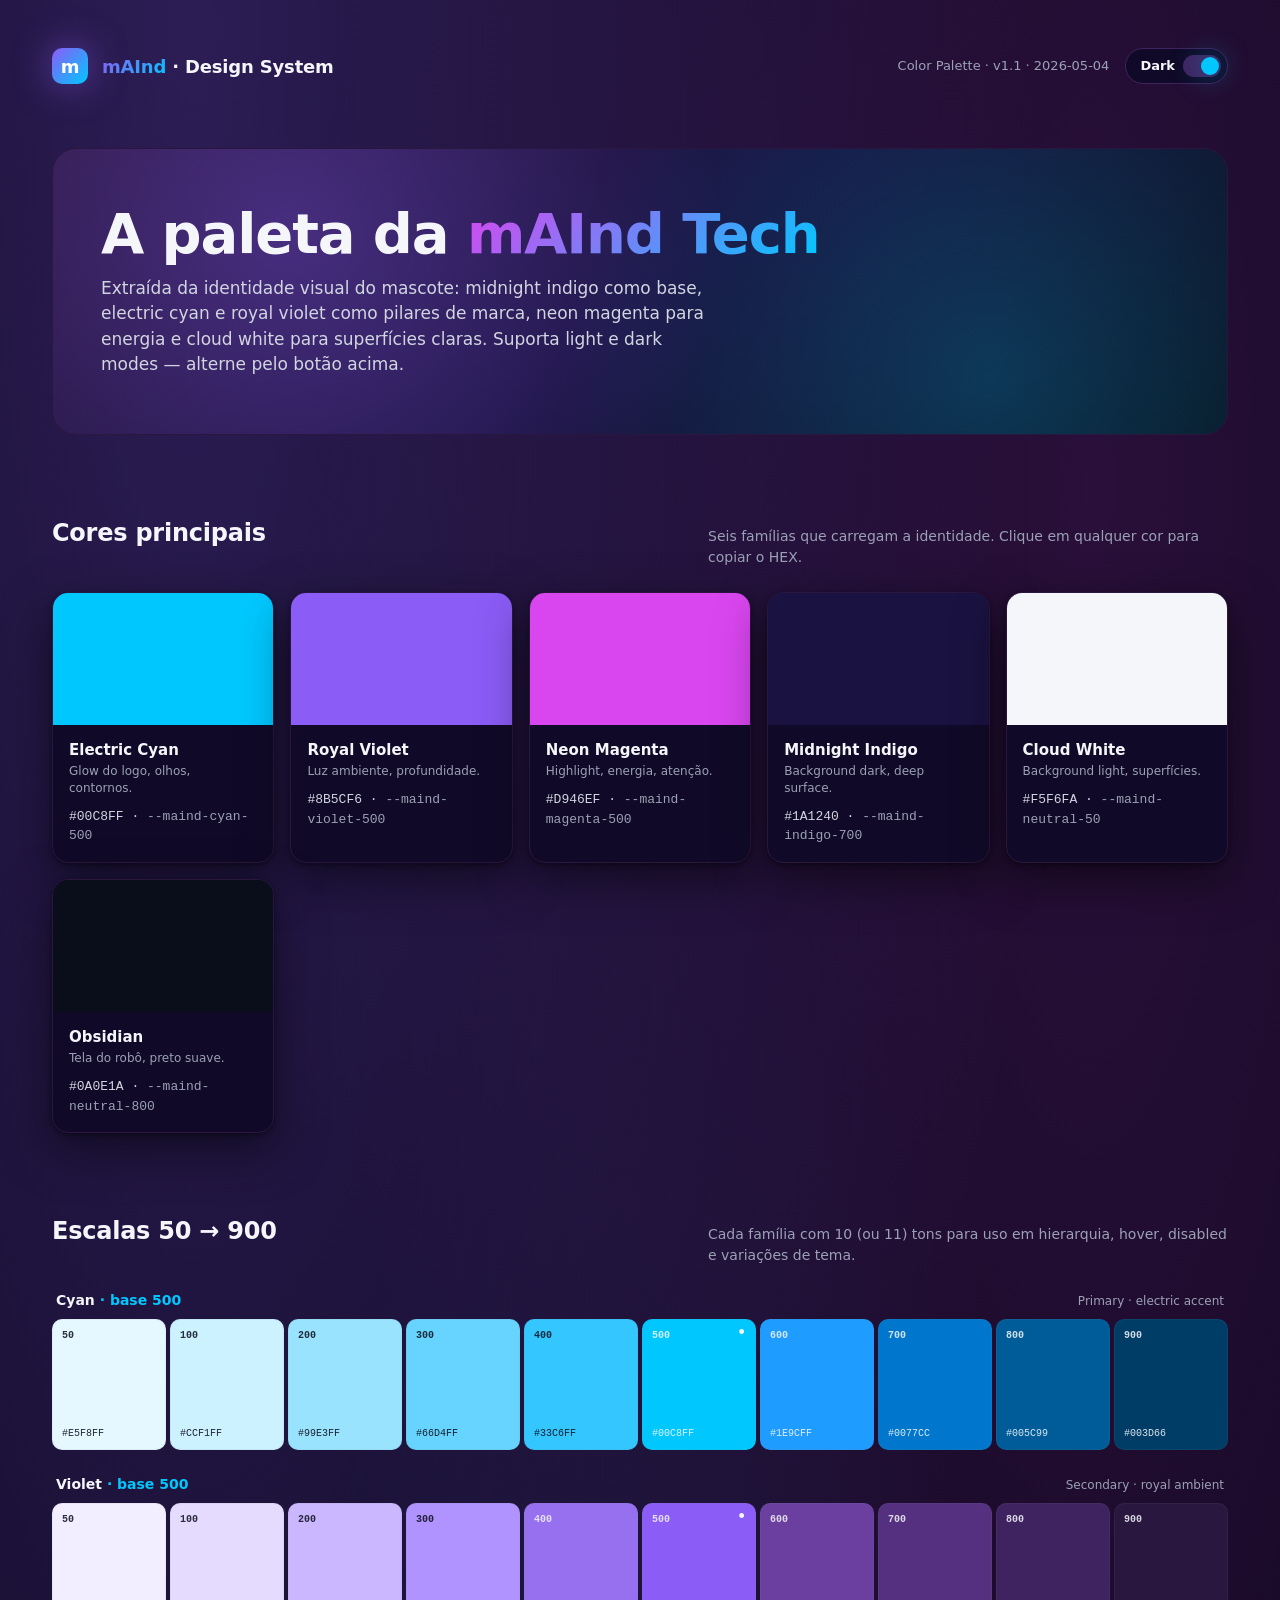
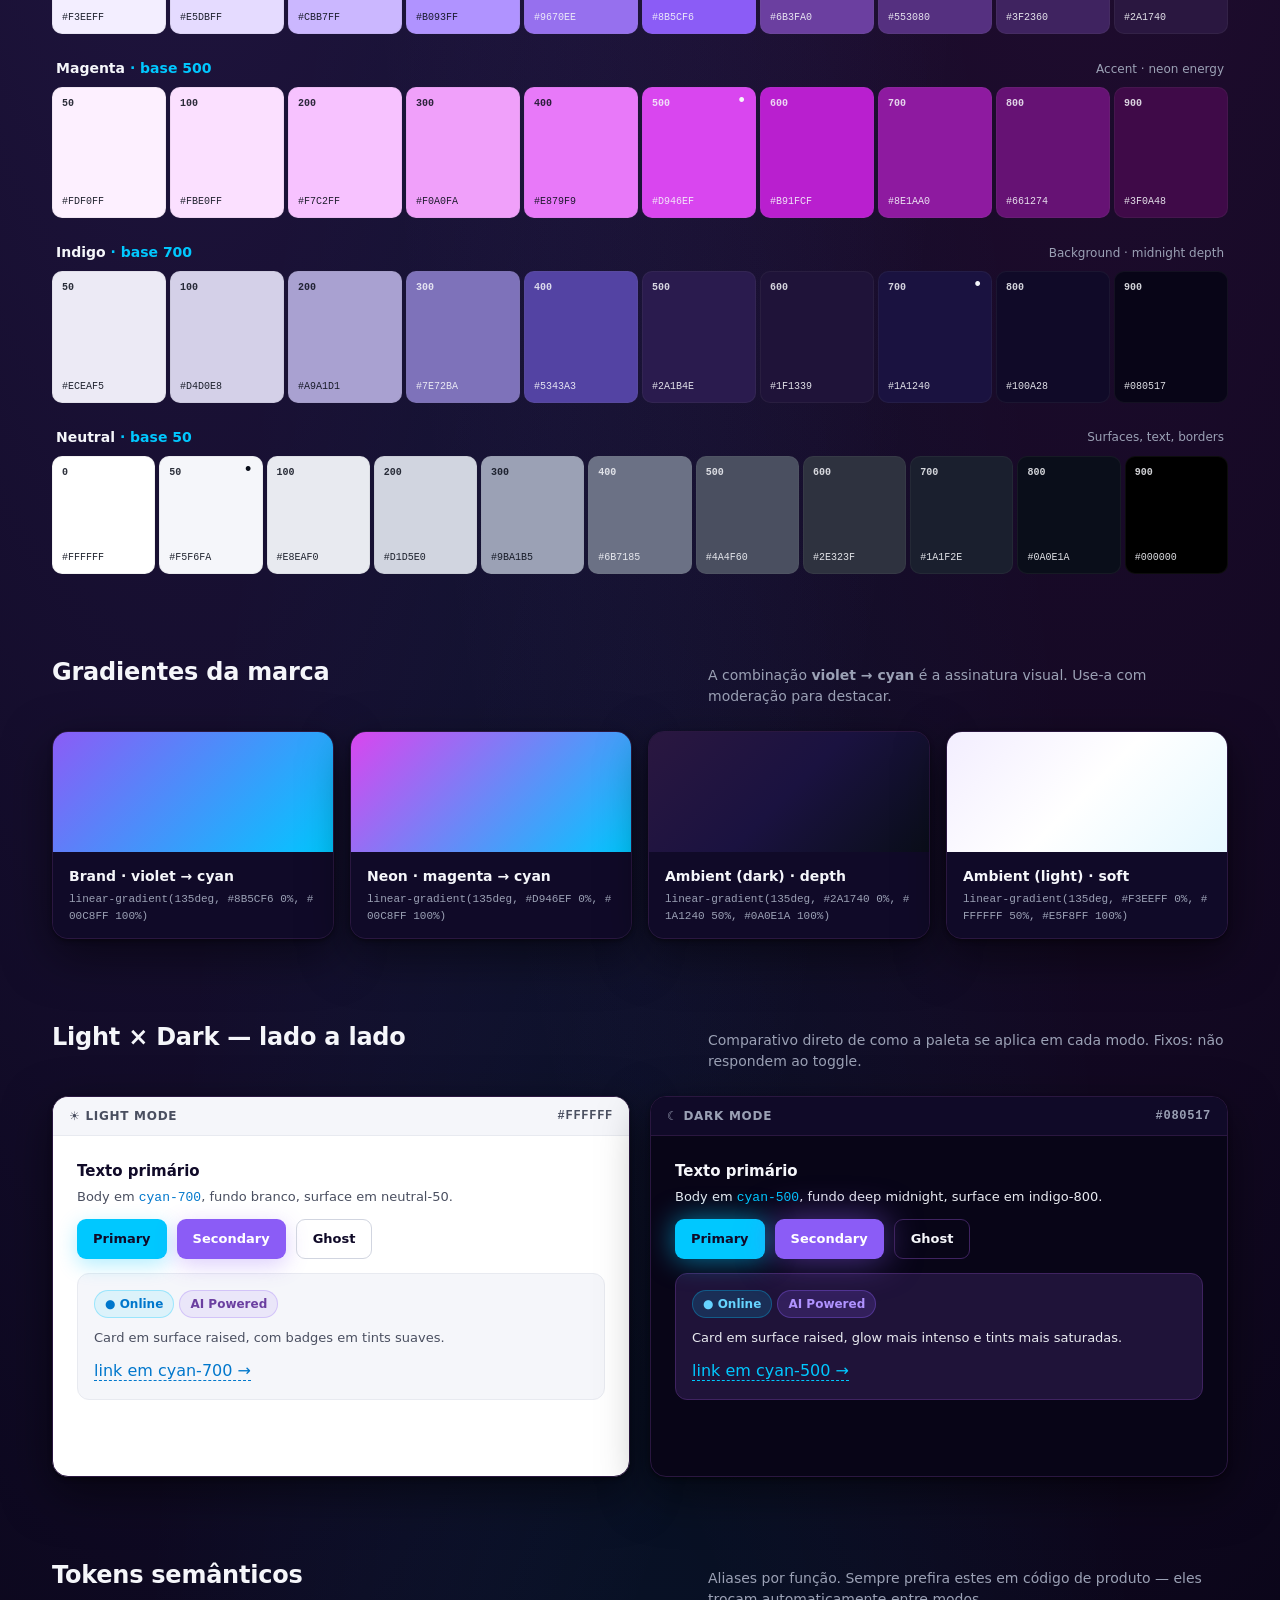
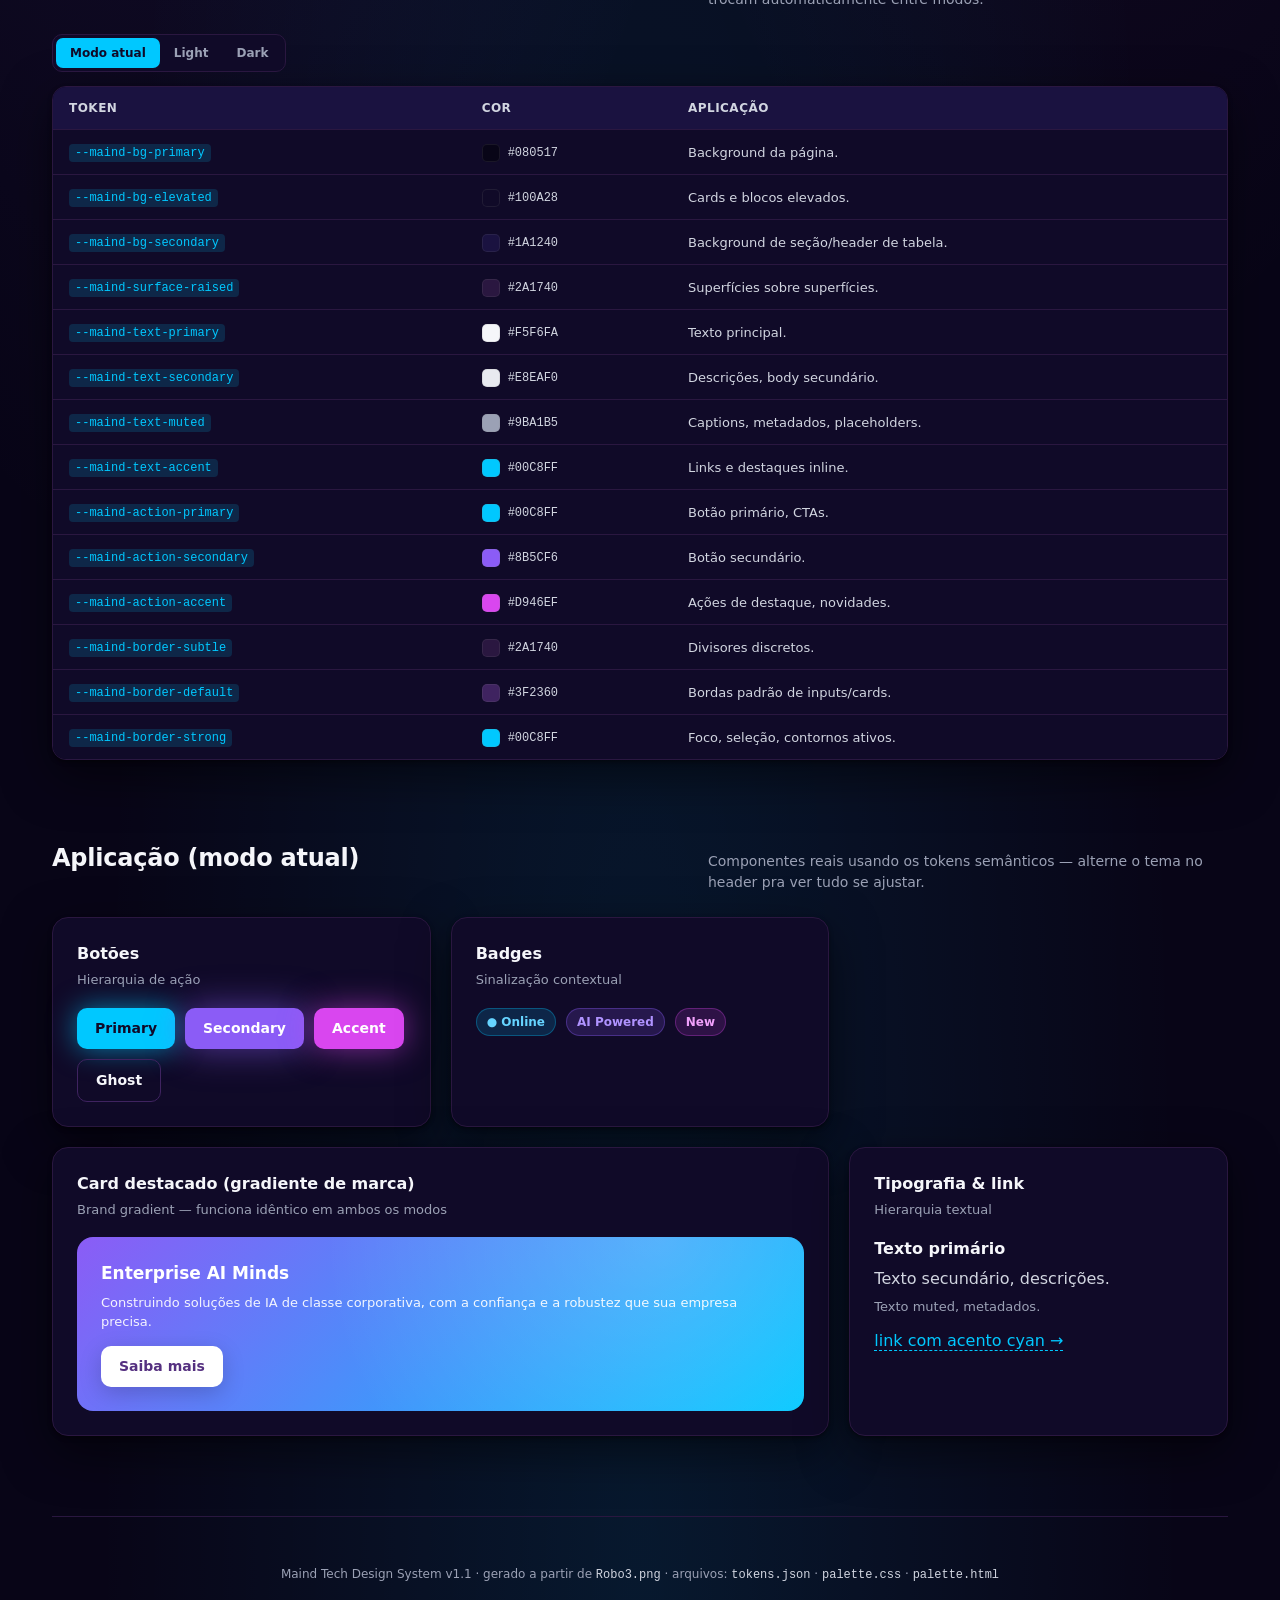
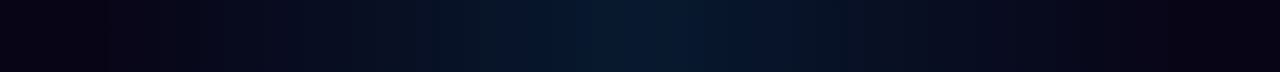
<file: design-system/company-theme/palette.html>
<!doctype html>
<html lang="pt-BR" data-theme="dark">
<head>
<meta charset="utf-8" />
<meta name="viewport" content="width=device-width,initial-scale=1" />
<title>Maind Tech — Color Palette v1.1</title>
<link rel="stylesheet" href="palette.css" />
<script>
  // Apply theme before paint to avoid FOUC
  (function () {
    var saved = localStorage.getItem('maind-theme');
    if (saved === 'light' || saved === 'dark') {
      document.documentElement.setAttribute('data-theme', saved);
    }
  })();
</script>
<style>
  /* ---------- Page chrome ---------- */
  * { box-sizing: border-box; }
  html, body { margin: 0; padding: 0; }
  body {
    font-family: "Inter", "Segoe UI", system-ui, -apple-system, sans-serif;
    color: var(--maind-text-primary);
    background: var(--maind-page-bg);
    min-height: 100vh;
    -webkit-font-smoothing: antialiased;
    line-height: 1.5;
    transition: background-color .25s ease, color .25s ease;
  }

  .container { max-width: 1240px; margin: 0 auto; padding: 48px 32px 96px; }

  /* ---------- Header ---------- */
  .header { display: flex; justify-content: space-between; align-items: center; margin-bottom: 64px; gap: 16px; flex-wrap: wrap; }
  .brand { display: flex; align-items: center; gap: 14px; font-weight: 700; font-size: 18px; letter-spacing: -0.01em; }
  .brand-mark {
    width: 36px; height: 36px; border-radius: 10px;
    background: var(--maind-gradient-brand);
    box-shadow: var(--maind-glow-violet);
    display: grid; place-items: center;
    font-size: 18px; font-weight: 800; color: #fff;
  }
  .brand b { background: var(--maind-gradient-brand); -webkit-background-clip: text; background-clip: text; -webkit-text-fill-color: transparent; }
  .header-meta { display: flex; align-items: center; gap: 16px; }
  .version { color: var(--maind-text-muted); font-size: 13px; font-variant-numeric: tabular-nums; }

  /* ---------- Theme toggle ---------- */
  .theme-toggle {
    display: inline-flex; align-items: center; gap: 8px;
    background: var(--maind-bg-elevated);
    border: 1px solid var(--maind-border-default);
    color: var(--maind-text-primary);
    border-radius: 999px;
    padding: 6px 6px 6px 14px;
    font: inherit; font-size: 13px; font-weight: 600;
    cursor: pointer; user-select: none;
    transition: border-color .15s ease, background-color .15s ease;
  }
  .theme-toggle:hover { border-color: var(--maind-border-strong); }
  .theme-toggle .switch {
    width: 38px; height: 22px; border-radius: 999px;
    background: var(--maind-border-default);
    position: relative; transition: background-color .25s ease;
  }
  .theme-toggle .switch::after {
    content: ""; position: absolute; top: 2px; left: 2px;
    width: 18px; height: 18px; border-radius: 50%;
    background: var(--maind-action-primary);
    box-shadow: var(--maind-glow-cyan);
    transition: transform .25s cubic-bezier(.2,.8,.2,1);
  }
  :root[data-theme="dark"] .theme-toggle .switch::after { transform: translateX(16px); }
  :root[data-theme="dark"] .label-light { display: none; }
  :root[data-theme="light"] .label-dark { display: none; }
  :root:not([data-theme="dark"]) .label-dark { display: none; }

  /* ---------- Hero ---------- */
  .hero {
    border-radius: 24px;
    padding: 56px 48px;
    background: var(--maind-gradient-ambient);
    border: 1px solid var(--maind-border-subtle);
    overflow: hidden;
    position: relative;
    margin-bottom: 80px;
    transition: background .25s ease;
  }
  .hero::before {
    content: "";
    position: absolute; inset: 0;
    background: radial-gradient(circle at 20% 30%, rgba(139,92,246,0.35) 0%, transparent 45%),
                radial-gradient(circle at 80% 80%, rgba(0,200,255,0.22) 0%, transparent 45%);
    pointer-events: none;
    opacity: 1;
  }
  :root[data-theme="light"] .hero::before { opacity: 0.5; }
  .hero > * { position: relative; }
  .hero h1 { font-size: clamp(32px, 5vw, 56px); margin: 0 0 12px; line-height: 1.05; letter-spacing: -0.02em; font-weight: 800; color: var(--maind-text-primary); }
  .hero h1 span { background: var(--maind-gradient-neon); -webkit-background-clip: text; background-clip: text; -webkit-text-fill-color: transparent; }
  .hero p { font-size: 17px; color: var(--maind-text-secondary); max-width: 620px; margin: 0; }

  /* ---------- Section ---------- */
  section { margin-bottom: 80px; }
  .section-head { display: flex; align-items: baseline; justify-content: space-between; margin-bottom: 24px; gap: 24px; flex-wrap: wrap; }
  .section-head h2 { font-size: 24px; margin: 0; font-weight: 700; letter-spacing: -0.01em; }
  .section-head p { margin: 0; color: var(--maind-text-muted); font-size: 14px; max-width: 520px; }

  /* ---------- Core swatches ---------- */
  .core-grid { display: grid; grid-template-columns: repeat(auto-fit, minmax(220px, 1fr)); gap: 16px; }
  .core-card {
    border-radius: 16px;
    border: 1px solid var(--maind-border-subtle);
    overflow: hidden;
    background: var(--maind-bg-elevated);
    cursor: pointer;
    transition: transform .15s ease, box-shadow .15s ease, border-color .15s ease;
    box-shadow: var(--maind-shadow-card);
  }
  .core-card:hover { transform: translateY(-3px); border-color: var(--maind-border-default); }
  .core-swatch { height: 132px; }
  .core-meta { padding: 14px 16px 16px; }
  .core-meta .name { font-weight: 700; font-size: 15px; margin-bottom: 2px; color: var(--maind-text-primary); }
  .core-meta .desc { font-size: 12px; color: var(--maind-text-muted); margin-bottom: 10px; line-height: 1.4; }
  .core-meta .hex { font-family: "JetBrains Mono", ui-monospace, "Cascadia Code", Consolas, monospace; font-size: 13px; color: var(--maind-text-secondary); }

  /* ---------- Ramp rows ---------- */
  .ramp { margin-bottom: 24px; }
  .ramp-label { display: flex; justify-content: space-between; align-items: center; margin-bottom: 8px; padding: 0 4px; }
  .ramp-label .name { font-weight: 600; font-size: 14px; color: var(--maind-text-primary); }
  .ramp-label .name b { color: var(--maind-text-accent); font-weight: 600; }
  .ramp-label .hint { color: var(--maind-text-muted); font-size: 12px; }
  .ramp-row { display: grid; grid-template-columns: repeat(10, 1fr); gap: 4px; }
  .ramp-row.ramp-neutral { grid-template-columns: repeat(11, 1fr); }
  .stop {
    aspect-ratio: 1 / 1.15;
    border-radius: 10px;
    cursor: pointer;
    position: relative;
    display: flex; flex-direction: column; justify-content: space-between;
    padding: 8px 9px;
    font-family: "JetBrains Mono", ui-monospace, "Cascadia Code", Consolas, monospace;
    font-size: 10px;
    transition: transform .12s ease;
    border: 1px solid rgba(127,127,127,0.10);
  }
  .stop:hover { transform: translateY(-2px); }
  .stop .stop-num { font-weight: 700; opacity: .85; }
  .stop .stop-hex { opacity: .9; }
  .stop.is-base::after {
    content: "•"; position: absolute; top: 4px; right: 8px; font-size: 18px; line-height: 1;
  }

  /* ---------- Gradients ---------- */
  .grad-grid { display: grid; grid-template-columns: repeat(auto-fit, minmax(260px, 1fr)); gap: 16px; }
  .grad-card { border-radius: 16px; overflow: hidden; border: 1px solid var(--maind-border-subtle); box-shadow: var(--maind-shadow-card); }
  .grad-fill { height: 120px; }
  .grad-meta { padding: 14px 16px; background: var(--maind-bg-elevated); }
  .grad-meta .name { font-weight: 600; font-size: 14px; margin-bottom: 4px; color: var(--maind-text-primary); }
  .grad-meta .css { font-family: "JetBrains Mono", ui-monospace, Consolas, monospace; font-size: 11px; color: var(--maind-text-muted); word-break: break-all; cursor: pointer; }

  /* ---------- Semantic table ---------- */
  .sem-wrap { overflow-x: auto; border-radius: 14px; border: 1px solid var(--maind-border-subtle); box-shadow: var(--maind-shadow-card); }
  .sem-table { width: 100%; border-collapse: separate; border-spacing: 0; background: var(--maind-bg-elevated); }
  .sem-table th, .sem-table td { text-align: left; padding: 12px 16px; font-size: 13px; border-bottom: 1px solid var(--maind-border-subtle); color: var(--maind-text-primary); }
  .sem-table th { background: var(--maind-bg-secondary); color: var(--maind-text-secondary); font-weight: 600; font-size: 12px; text-transform: uppercase; letter-spacing: 0.04em; }
  .sem-table tr:last-child td { border-bottom: none; }
  .sem-table tr { cursor: pointer; transition: background-color .12s ease; }
  .sem-table tbody tr:hover { background: var(--maind-bg-secondary); }
  .sem-table .chip { display: inline-block; width: 18px; height: 18px; border-radius: 5px; vertical-align: middle; margin-right: 8px; border: 1px solid rgba(127,127,127,0.15); }
  .sem-table code { font-family: "JetBrains Mono", ui-monospace, Consolas, monospace; font-size: 12px; color: var(--maind-text-accent); background: var(--maind-tint-cyan-bg); padding: 2px 6px; border-radius: 4px; }
  .sem-mode-tabs { display: inline-flex; background: var(--maind-bg-elevated); border: 1px solid var(--maind-border-subtle); border-radius: 10px; padding: 3px; }
  .sem-mode-tabs button { background: transparent; border: none; padding: 6px 14px; border-radius: 7px; font: inherit; font-size: 12px; font-weight: 600; cursor: pointer; color: var(--maind-text-muted); }
  .sem-mode-tabs button.active { background: var(--maind-action-primary); color: var(--maind-action-primary-text); }

  /* ---------- Side-by-side mode comparison ---------- */
  .side-grid { display: grid; grid-template-columns: 1fr 1fr; gap: 20px; }
  @media (max-width: 760px) { .side-grid { grid-template-columns: 1fr; } }
  .side-pane {
    border-radius: 16px;
    border: 1px solid var(--maind-border-subtle);
    overflow: hidden;
    box-shadow: var(--maind-shadow-card);
  }
  .side-pane .pane-head {
    padding: 10px 16px;
    font-size: 12px; font-weight: 700; text-transform: uppercase; letter-spacing: 0.06em;
    display: flex; align-items: center; justify-content: space-between;
  }
  .side-pane .pane-body { padding: 24px; min-height: 340px; }
  .pane-light { background: #FFFFFF; color: #100A28; }
  .pane-light .pane-head { background: #F5F6FA; color: #4A4F60; border-bottom: 1px solid #E8EAF0; }
  .pane-dark  { background: #080517; color: #F5F6FA; }
  .pane-dark  .pane-head { background: #100A28; color: #9BA1B5; border-bottom: 1px solid #2A1740; }

  /* fixed mini components inside each pane (don't inherit theme vars) */
  .mini-btn { font: inherit; font-weight: 600; font-size: 13px; padding: 9px 16px; border-radius: 9px; border: none; cursor: pointer; }
  .mini-card { padding: 16px; border-radius: 12px; margin-top: 14px; }
  .mini-h { font-weight: 700; font-size: 15px; margin: 0 0 4px; }
  .mini-p { font-size: 13px; margin: 0 0 12px; }

  .pane-light .mini-card { background: #F5F6FA; border: 1px solid #E8EAF0; }
  .pane-light .mini-p { color: #4A4F60; }
  .pane-light .mini-link { color: #0077CC; }

  .pane-dark  .mini-card { background: #1F1339; border: 1px solid #3F2360; }
  .pane-dark  .mini-p { color: #E8EAF0; }
  .pane-dark  .mini-link { color: #00C8FF; }

  /* ---------- Application demo ---------- */
  .demo-grid { display: grid; grid-template-columns: repeat(auto-fit, minmax(280px, 1fr)); gap: 20px; }
  .demo-card { background: var(--maind-bg-elevated); border: 1px solid var(--maind-border-subtle); border-radius: 16px; padding: 24px; box-shadow: var(--maind-shadow-card); }
  .demo-card h3 { margin: 0 0 4px; font-size: 16px; color: var(--maind-text-primary); }
  .demo-card .sub { color: var(--maind-text-muted); font-size: 13px; margin-bottom: 18px; }

  .btn { font: inherit; font-weight: 600; font-size: 14px; padding: 10px 18px; border-radius: 10px; border: none; cursor: pointer; transition: all .15s ease; }
  .btn-primary { background: var(--maind-action-primary); color: var(--maind-action-primary-text); box-shadow: var(--maind-glow-cyan); }
  .btn-primary:hover { background: var(--maind-action-primary-hover); }
  .btn-secondary { background: var(--maind-action-secondary); color: var(--maind-action-secondary-text); box-shadow: var(--maind-glow-violet); }
  .btn-secondary:hover { background: var(--maind-action-secondary-hover); }
  .btn-accent { background: var(--maind-action-accent); color: var(--maind-action-accent-text); box-shadow: var(--maind-glow-magenta); }
  .btn-accent:hover { background: var(--maind-action-accent-hover); }
  .btn-ghost { background: transparent; color: var(--maind-text-primary); border: 1px solid var(--maind-border-default); }
  .btn-ghost:hover { border-color: var(--maind-border-strong); color: var(--maind-text-accent); }

  .badge { display: inline-flex; align-items: center; gap: 6px; padding: 4px 10px; border-radius: 999px; font-size: 12px; font-weight: 600; }
  .badge-cyan    { background: var(--maind-tint-cyan-bg);    color: var(--maind-tint-cyan-fg);    border: 1px solid var(--maind-tint-cyan-bd); }
  .badge-violet  { background: var(--maind-tint-violet-bg);  color: var(--maind-tint-violet-fg);  border: 1px solid var(--maind-tint-violet-bd); }
  .badge-magenta { background: var(--maind-tint-magenta-bg); color: var(--maind-tint-magenta-fg); border: 1px solid var(--maind-tint-magenta-bd); }

  .neon-card {
    padding: 24px; border-radius: 16px;
    background: var(--maind-gradient-brand);
    color: #FFFFFF;
    position: relative; overflow: hidden;
  }
  .neon-card::before {
    content: ""; position: absolute; inset: 0;
    background: radial-gradient(circle at 80% 0%, rgba(255,255,255,0.18), transparent 55%);
    pointer-events: none;
  }
  .neon-card h4 { margin: 0 0 6px; font-size: 17px; }
  .neon-card p { margin: 0 0 14px; opacity: 0.92; font-size: 13px; }
  .neon-card .btn-primary { background: #FFFFFF; color: var(--maind-violet-700); box-shadow: 0 6px 22px rgba(0,0,0,0.18); }

  a.demo-link { color: var(--maind-text-accent); text-decoration: none; border-bottom: 1px dashed currentColor; }
  a.demo-link:hover { filter: brightness(1.15); }

  /* ---------- Toast ---------- */
  .toast {
    position: fixed; bottom: 32px; left: 50%; transform: translateX(-50%) translateY(80px);
    background: var(--maind-text-primary); color: var(--maind-bg-primary);
    padding: 12px 20px; border-radius: 999px; font-size: 13px; font-weight: 600;
    box-shadow: 0 12px 40px rgba(0,0,0,0.4), var(--maind-glow-cyan);
    transition: transform .25s cubic-bezier(.2,.8,.2,1), opacity .25s ease;
    opacity: 0; pointer-events: none; z-index: 100;
  }
  .toast.show { opacity: 1; transform: translateX(-50%) translateY(0); }

  /* ---------- Footer ---------- */
  footer { color: var(--maind-text-muted); font-size: 12px; text-align: center; padding-top: 48px; border-top: 1px solid var(--maind-border-subtle); }
  footer code { font-family: "JetBrains Mono", ui-monospace, Consolas, monospace; color: var(--maind-text-secondary); }
</style>
</head>
<body>
<div class="container">

  <header class="header">
    <div class="brand">
      <div class="brand-mark">m</div>
      <span><b>mAInd</b> · Design System</span>
    </div>
    <div class="header-meta">
      <span class="version">Color Palette · v1.1 · 2026-05-04</span>
      <button class="theme-toggle" id="theme-toggle" aria-label="Alternar tema">
        <span class="label-light">Light</span>
        <span class="label-dark">Dark</span>
        <span class="switch" aria-hidden="true"></span>
      </button>
    </div>
  </header>

  <div class="hero">
    <h1>A paleta da <span>mAInd Tech</span></h1>
    <p>Extraída da identidade visual do mascote: midnight indigo como base, electric cyan e royal violet como pilares de marca, neon magenta para energia e cloud white para superfícies claras. Suporta light e dark modes — alterne pelo botão acima.</p>
  </div>

  <!-- ============== CORE ============== -->
  <section>
    <div class="section-head">
      <h2>Cores principais</h2>
      <p>Seis famílias que carregam a identidade. Clique em qualquer cor para copiar o HEX.</p>
    </div>
    <div class="core-grid" id="core-grid"></div>
  </section>

  <!-- ============== RAMPS ============== -->
  <section>
    <div class="section-head">
      <h2>Escalas 50 → 900</h2>
      <p>Cada família com 10 (ou 11) tons para uso em hierarquia, hover, disabled e variações de tema.</p>
    </div>
    <div id="ramps"></div>
  </section>

  <!-- ============== GRADIENTS ============== -->
  <section>
    <div class="section-head">
      <h2>Gradientes da marca</h2>
      <p>A combinação <b>violet → cyan</b> é a assinatura visual. Use-a com moderação para destacar.</p>
    </div>
    <div class="grad-grid" id="grad-grid"></div>
  </section>

  <!-- ============== SIDE-BY-SIDE ============== -->
  <section>
    <div class="section-head">
      <h2>Light × Dark — lado a lado</h2>
      <p>Comparativo direto de como a paleta se aplica em cada modo. Fixos: não respondem ao toggle.</p>
    </div>
    <div class="side-grid">
      <div class="side-pane pane-light">
        <div class="pane-head"><span>☀ Light Mode</span><span style="font-family:monospace;">#FFFFFF</span></div>
        <div class="pane-body">
          <h3 class="mini-h">Texto primário</h3>
          <p class="mini-p">Body em <code style="color:#0077CC;">cyan-700</code>, fundo branco, surface em neutral-50.</p>
          <div style="display:flex; gap:10px; flex-wrap:wrap;">
            <button class="mini-btn" style="background:#00C8FF; color:#100A28; box-shadow:0 6px 20px rgba(0,200,255,0.30);">Primary</button>
            <button class="mini-btn" style="background:#8B5CF6; color:#fff; box-shadow:0 6px 22px rgba(139,92,246,0.30);">Secondary</button>
            <button class="mini-btn" style="background:transparent; color:#100A28; border:1px solid #D1D5E0;">Ghost</button>
          </div>
          <div class="mini-card">
            <span class="badge" style="background:rgba(0,200,255,0.10); color:#0077CC; border:1px solid rgba(0,200,255,0.30);">● Online</span>
            <span class="badge" style="background:rgba(139,92,246,0.10); color:#6B3FA0; border:1px solid rgba(139,92,246,0.25);">AI Powered</span>
            <p class="mini-p" style="margin-top:10px;">Card em surface raised, com badges em tints suaves.</p>
            <a href="#" class="mini-link" style="border-bottom:1px dashed currentColor; text-decoration:none;">link em cyan-700 →</a>
          </div>
        </div>
      </div>

      <div class="side-pane pane-dark">
        <div class="pane-head"><span>☾ Dark Mode</span><span style="font-family:monospace;">#080517</span></div>
        <div class="pane-body">
          <h3 class="mini-h">Texto primário</h3>
          <p class="mini-p">Body em <code style="color:#00C8FF;">cyan-500</code>, fundo deep midnight, surface em indigo-800.</p>
          <div style="display:flex; gap:10px; flex-wrap:wrap;">
            <button class="mini-btn" style="background:#00C8FF; color:#100A28; box-shadow:0 0 28px rgba(0,200,255,0.60);">Primary</button>
            <button class="mini-btn" style="background:#8B5CF6; color:#fff; box-shadow:0 0 36px rgba(139,92,246,0.55);">Secondary</button>
            <button class="mini-btn" style="background:transparent; color:#F5F6FA; border:1px solid #3F2360;">Ghost</button>
          </div>
          <div class="mini-card">
            <span class="badge" style="background:rgba(0,200,255,0.15); color:#66D4FF; border:1px solid rgba(0,200,255,0.30);">● Online</span>
            <span class="badge" style="background:rgba(139,92,246,0.18); color:#B093FF; border:1px solid rgba(139,92,246,0.35);">AI Powered</span>
            <p class="mini-p" style="margin-top:10px;">Card em surface raised, glow mais intenso e tints mais saturadas.</p>
            <a href="#" class="mini-link" style="border-bottom:1px dashed currentColor; text-decoration:none;">link em cyan-500 →</a>
          </div>
        </div>
      </div>
    </div>
  </section>

  <!-- ============== SEMANTIC ============== -->
  <section>
    <div class="section-head">
      <h2>Tokens semânticos</h2>
      <p>Aliases por função. Sempre prefira estes em código de produto — eles trocam automaticamente entre modos.</p>
    </div>
    <div style="margin-bottom:14px;">
      <div class="sem-mode-tabs" role="tablist" aria-label="Modo de visualização">
        <button data-mode="current" class="active">Modo atual</button>
        <button data-mode="light">Light</button>
        <button data-mode="dark">Dark</button>
      </div>
    </div>
    <div class="sem-wrap">
      <table class="sem-table">
        <thead>
          <tr><th>Token</th><th>Cor</th><th>Aplicação</th></tr>
        </thead>
        <tbody id="sem-tbody"></tbody>
      </table>
    </div>
  </section>

  <!-- ============== APPLICATION ============== -->
  <section>
    <div class="section-head">
      <h2>Aplicação (modo atual)</h2>
      <p>Componentes reais usando os tokens semânticos — alterne o tema no header pra ver tudo se ajustar.</p>
    </div>
    <div class="demo-grid">

      <div class="demo-card">
        <h3>Botões</h3>
        <div class="sub">Hierarquia de ação</div>
        <div style="display:flex; flex-wrap:wrap; gap:10px;">
          <button class="btn btn-primary">Primary</button>
          <button class="btn btn-secondary">Secondary</button>
          <button class="btn btn-accent">Accent</button>
          <button class="btn btn-ghost">Ghost</button>
        </div>
      </div>

      <div class="demo-card">
        <h3>Badges</h3>
        <div class="sub">Sinalização contextual</div>
        <div style="display:flex; flex-wrap:wrap; gap:10px;">
          <span class="badge badge-cyan">● Online</span>
          <span class="badge badge-violet">AI Powered</span>
          <span class="badge badge-magenta">New</span>
        </div>
      </div>

      <div class="demo-card" style="grid-column: span 2; min-width:0;">
        <h3>Card destacado (gradiente de marca)</h3>
        <div class="sub">Brand gradient — funciona idêntico em ambos os modos</div>
        <div class="neon-card">
          <h4>Enterprise AI Minds</h4>
          <p>Construindo soluções de IA de classe corporativa, com a confiança e a robustez que sua empresa precisa.</p>
          <button class="btn btn-primary">Saiba mais</button>
        </div>
      </div>

      <div class="demo-card">
        <h3>Tipografia &amp; link</h3>
        <div class="sub">Hierarquia textual</div>
        <p style="color:var(--maind-text-primary); margin:0 0 6px; font-weight:600;">Texto primário</p>
        <p style="color:var(--maind-text-secondary); margin:0 0 6px;">Texto secundário, descrições.</p>
        <p style="color:var(--maind-text-muted); margin:0 0 12px; font-size:13px;">Texto muted, metadados.</p>
        <a href="#" class="demo-link">link com acento cyan →</a>
      </div>

    </div>
  </section>

  <footer>
    Maind Tech Design System v1.1 · gerado a partir de <code>Robo3.png</code> · arquivos: <code>tokens.json</code> · <code>palette.css</code> · <code>palette.html</code>
  </footer>

</div>

<div class="toast" id="toast">Copiado!</div>

<script>
  // -------- Data ----------
  const RAMPS = [
    { key: "cyan",    name: "Cyan",    desc: "Primary · electric accent",     base: 500 },
    { key: "violet",  name: "Violet",  desc: "Secondary · royal ambient",     base: 500 },
    { key: "magenta", name: "Magenta", desc: "Accent · neon energy",          base: 500 },
    { key: "indigo",  name: "Indigo",  desc: "Background · midnight depth",   base: 700 },
    { key: "neutral", name: "Neutral", desc: "Surfaces, text, borders",       base: 50  },
  ];

  const COLORS = {
    cyan:    {50:"#E5F8FF",100:"#CCF1FF",200:"#99E3FF",300:"#66D4FF",400:"#33C6FF",500:"#00C8FF",600:"#1E9CFF",700:"#0077CC",800:"#005C99",900:"#003D66"},
    violet:  {50:"#F3EEFF",100:"#E5DBFF",200:"#CBB7FF",300:"#B093FF",400:"#9670EE",500:"#8B5CF6",600:"#6B3FA0",700:"#553080",800:"#3F2360",900:"#2A1740"},
    magenta: {50:"#FDF0FF",100:"#FBE0FF",200:"#F7C2FF",300:"#F0A0FA",400:"#E879F9",500:"#D946EF",600:"#B91FCF",700:"#8E1AA0",800:"#661274",900:"#3F0A48"},
    indigo:  {50:"#ECEAF5",100:"#D4D0E8",200:"#A9A1D1",300:"#7E72BA",400:"#5343A3",500:"#2A1B4E",600:"#1F1339",700:"#1A1240",800:"#100A28",900:"#080517"},
    neutral: {0:"#FFFFFF",50:"#F5F6FA",100:"#E8EAF0",200:"#D1D5E0",300:"#9BA1B5",400:"#6B7185",500:"#4A4F60",600:"#2E323F",700:"#1A1F2E",800:"#0A0E1A",900:"#000000"},
  };

  const CORE = [
    { name: "Electric Cyan",   desc: "Glow do logo, olhos, contornos.",   hex: "#00C8FF", token: "--maind-cyan-500" },
    { name: "Royal Violet",    desc: "Luz ambiente, profundidade.",       hex: "#8B5CF6", token: "--maind-violet-500" },
    { name: "Neon Magenta",    desc: "Highlight, energia, atenção.",      hex: "#D946EF", token: "--maind-magenta-500" },
    { name: "Midnight Indigo", desc: "Background dark, deep surface.",    hex: "#1A1240", token: "--maind-indigo-700" },
    { name: "Cloud White",     desc: "Background light, superfícies.",    hex: "#F5F6FA", token: "--maind-neutral-50" },
    { name: "Obsidian",        desc: "Tela do robô, preto suave.",        hex: "#0A0E1A", token: "--maind-neutral-800" },
  ];

  const GRADIENTS = [
    { name: "Brand · violet → cyan",  css: "linear-gradient(135deg, #8B5CF6 0%, #00C8FF 100%)", token: "--maind-gradient-brand"   },
    { name: "Neon · magenta → cyan",  css: "linear-gradient(135deg, #D946EF 0%, #00C8FF 100%)", token: "--maind-gradient-neon"    },
    { name: "Ambient (dark) · depth", css: "linear-gradient(135deg, #2A1740 0%, #1A1240 50%, #0A0E1A 100%)", token: "--maind-gradient-ambient-dark" },
    { name: "Ambient (light) · soft", css: "linear-gradient(135deg, #F3EEFF 0%, #FFFFFF 50%, #E5F8FF 100%)", token: "--maind-gradient-ambient-light" },
  ];

  // Semantic tokens — separate values per theme
  const SEMANTIC = [
    { token: "--maind-bg-primary",       use: "Background da página.",                 light: "#FFFFFF", dark: "#080517" },
    { token: "--maind-bg-elevated",      use: "Cards e blocos elevados.",              light: "#FFFFFF", dark: "#100A28" },
    { token: "--maind-bg-secondary",     use: "Background de seção/header de tabela.", light: "#F5F6FA", dark: "#1A1240" },
    { token: "--maind-surface-raised",   use: "Superfícies sobre superfícies.",        light: "#F5F6FA", dark: "#2A1740" },
    { token: "--maind-text-primary",     use: "Texto principal.",                      light: "#100A28", dark: "#F5F6FA" },
    { token: "--maind-text-secondary",   use: "Descrições, body secundário.",          light: "#2E323F", dark: "#E8EAF0" },
    { token: "--maind-text-muted",       use: "Captions, metadados, placeholders.",    light: "#6B7185", dark: "#9BA1B5" },
    { token: "--maind-text-accent",      use: "Links e destaques inline.",             light: "#0077CC", dark: "#00C8FF" },
    { token: "--maind-action-primary",   use: "Botão primário, CTAs.",                 light: "#00C8FF", dark: "#00C8FF" },
    { token: "--maind-action-secondary", use: "Botão secundário.",                     light: "#8B5CF6", dark: "#8B5CF6" },
    { token: "--maind-action-accent",    use: "Ações de destaque, novidades.",         light: "#D946EF", dark: "#D946EF" },
    { token: "--maind-border-subtle",    use: "Divisores discretos.",                  light: "#E8EAF0", dark: "#2A1740" },
    { token: "--maind-border-default",   use: "Bordas padrão de inputs/cards.",        light: "#D1D5E0", dark: "#3F2360" },
    { token: "--maind-border-strong",    use: "Foco, seleção, contornos ativos.",      light: "#1E9CFF", dark: "#00C8FF" },
  ];

  // -------- Helpers ----------
  function isLight(hex) {
    const h = hex.replace('#','');
    const r = parseInt(h.slice(0,2),16), g = parseInt(h.slice(2,4),16), b = parseInt(h.slice(4,6),16);
    const L = (0.299*r + 0.587*g + 0.114*b) / 255;
    return L > 0.6;
  }
  function textOn(hex) { return isLight(hex) ? '#0A0E1A' : '#F5F6FA'; }

  function copy(text) {
    navigator.clipboard.writeText(text).then(() => {
      const t = document.getElementById('toast');
      t.textContent = `Copiado: ${text}`;
      t.classList.add('show');
      clearTimeout(window._toastT);
      window._toastT = setTimeout(() => t.classList.remove('show'), 1400);
    });
  }

  function currentTheme() {
    return document.documentElement.getAttribute('data-theme') || 'dark';
  }

  // -------- Render: core ----------
  const coreGrid = document.getElementById('core-grid');
  CORE.forEach(c => {
    const el = document.createElement('div');
    el.className = 'core-card';
    el.innerHTML = `
      <div class="core-swatch" style="background:${c.hex}"></div>
      <div class="core-meta">
        <div class="name">${c.name}</div>
        <div class="desc">${c.desc}</div>
        <div class="hex">${c.hex} · <span style="color:var(--maind-text-muted)">${c.token}</span></div>
      </div>`;
    el.addEventListener('click', () => copy(c.hex));
    coreGrid.appendChild(el);
  });

  // -------- Render: ramps ----------
  const rampsHost = document.getElementById('ramps');
  RAMPS.forEach(r => {
    const block = document.createElement('div');
    block.className = 'ramp';
    const stops = Object.keys(COLORS[r.key]);
    const rowCls = r.key === 'neutral' ? 'ramp-row ramp-neutral' : 'ramp-row';
    block.innerHTML = `
      <div class="ramp-label">
        <div class="name">${r.name} <b>· base ${r.base}</b></div>
        <div class="hint">${r.desc}</div>
      </div>
      <div class="${rowCls}">
        ${stops.map(num => {
          const hex = COLORS[r.key][num];
          const txt = textOn(hex);
          const baseCls = (Number(num) === r.base) ? ' is-base' : '';
          return `<div class="stop${baseCls}" data-hex="${hex}" style="background:${hex}; color:${txt};" title="${r.name} ${num} — ${hex}">
            <span class="stop-num">${num}</span>
            <span class="stop-hex">${hex}</span>
          </div>`;
        }).join('')}
      </div>`;
    rampsHost.appendChild(block);
  });
  rampsHost.addEventListener('click', e => {
    const stop = e.target.closest('.stop');
    if (stop) copy(stop.dataset.hex);
  });

  // -------- Render: gradients ----------
  const gradGrid = document.getElementById('grad-grid');
  GRADIENTS.forEach(g => {
    const el = document.createElement('div');
    el.className = 'grad-card';
    el.innerHTML = `
      <div class="grad-fill" style="background:${g.css}"></div>
      <div class="grad-meta">
        <div class="name">${g.name}</div>
        <div class="css" data-copy="${g.css}">${g.css}</div>
      </div>`;
    el.querySelector('.css').addEventListener('click', (ev) => copy(ev.currentTarget.dataset.copy));
    gradGrid.appendChild(el);
  });

  // -------- Render: semantic table ----------
  const semBody = document.getElementById('sem-tbody');
  function renderSemantic(mode) {
    semBody.innerHTML = '';
    SEMANTIC.forEach(s => {
      const color = mode === 'current' ? null : s[mode];
      const resolved = color || s[currentTheme()];
      const tr = document.createElement('tr');
      tr.innerHTML = `
        <td><code>${s.token}</code></td>
        <td><span class="chip" style="background:${resolved}"></span><span style="font-family:'JetBrains Mono',ui-monospace,Consolas,monospace;font-size:12px;color:var(--maind-text-secondary)">${resolved}</span></td>
        <td style="color:var(--maind-text-secondary)">${s.use}</td>`;
      tr.addEventListener('click', () => copy(s.token));
      semBody.appendChild(tr);
    });
  }
  renderSemantic('current');

  document.querySelectorAll('.sem-mode-tabs button').forEach(btn => {
    btn.addEventListener('click', () => {
      document.querySelectorAll('.sem-mode-tabs button').forEach(b => b.classList.remove('active'));
      btn.classList.add('active');
      renderSemantic(btn.dataset.mode);
    });
  });

  // -------- Theme toggle ----------
  const toggle = document.getElementById('theme-toggle');
  toggle.addEventListener('click', () => {
    const next = currentTheme() === 'dark' ? 'light' : 'dark';
    document.documentElement.setAttribute('data-theme', next);
    localStorage.setItem('maind-theme', next);
    // refresh table if showing "current"
    const activeMode = document.querySelector('.sem-mode-tabs button.active').dataset.mode;
    if (activeMode === 'current') renderSemantic('current');
  });
</script>

</body>
</html>
</file>
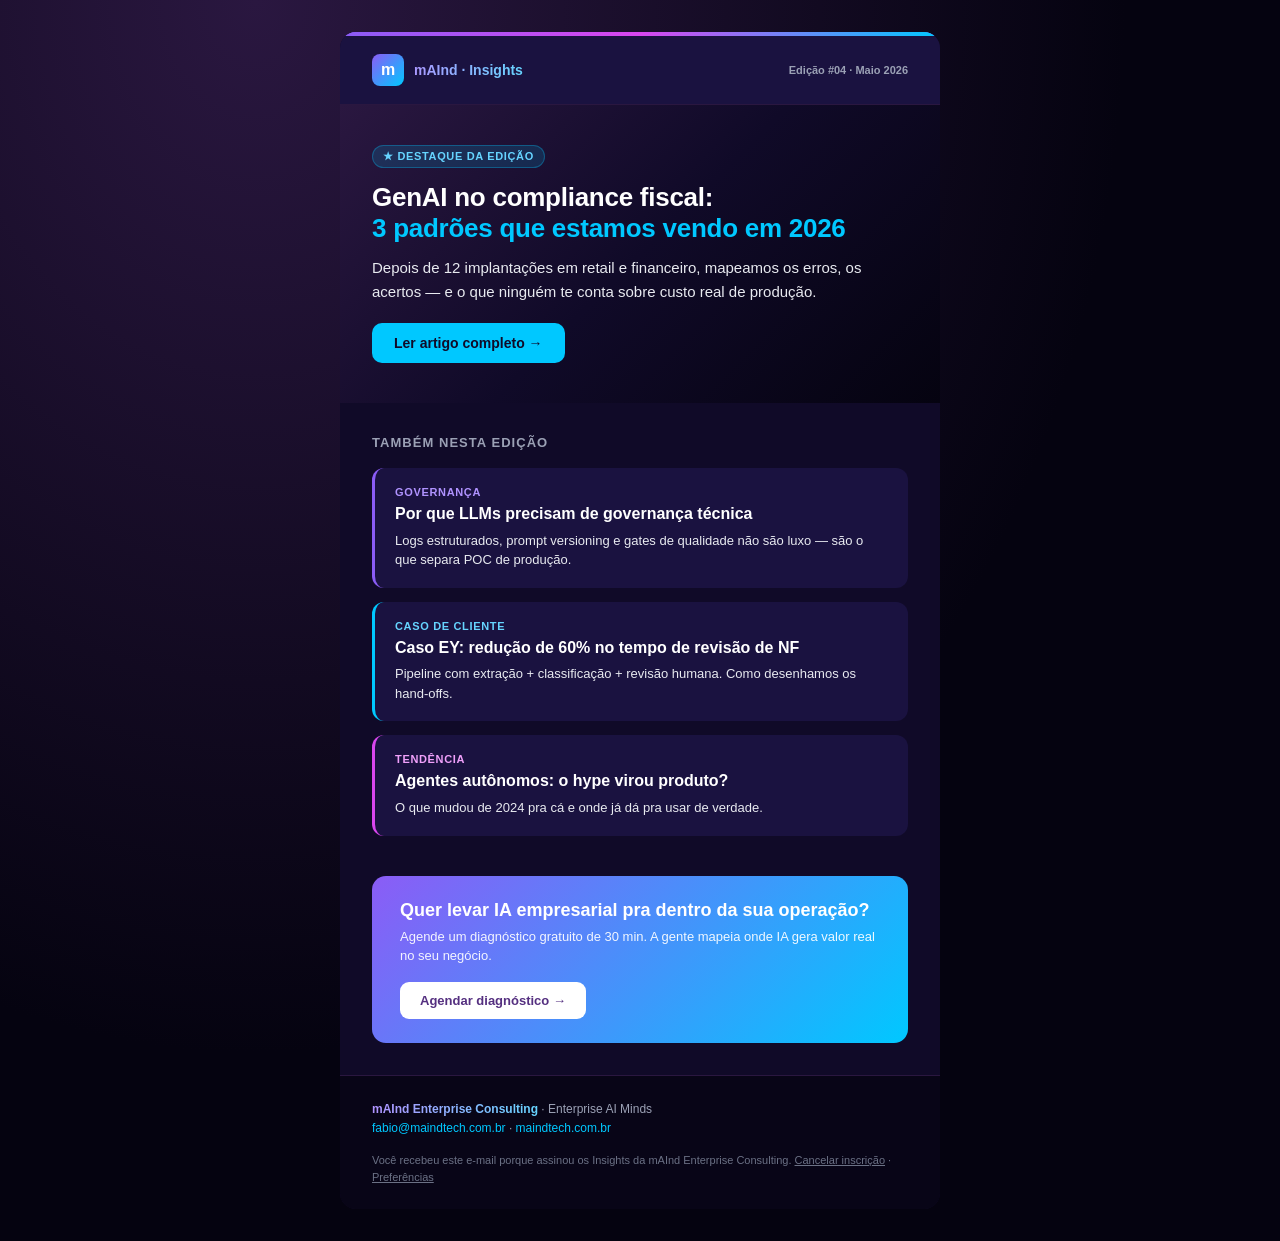
<file: design-system/email/newsletter-dark.html>
<!doctype html>
<html lang="pt-BR">
<head>
  <meta charset="utf-8" />
  <meta name="viewport" content="width=device-width,initial-scale=1" />
  <meta name="color-scheme" content="dark" />
  <meta name="supported-color-schemes" content="dark" />
  <title>mAInd · Insights de IA empresarial #04</title>
</head>
<body style="margin:0; padding:0; background:#050310;">
<div style="display:none; max-height:0; overflow:hidden; mso-hide:all; font-size:1px; line-height:1px; color:#050310;">
  GenAI no compliance fiscal: 3 padrões que estamos vendo em 2026 — depois de 12 implantações
</div>

<table role="presentation" width="100%" cellpadding="0" cellspacing="0" border="0" bgcolor="#050310" style="background:#050310; background-image:radial-gradient(ellipse at 20% 0%, #2A1740 0%, #050310 60%);">
  <tr>
    <td align="center" style="padding:32px 12px;">
      <table role="presentation" width="600" cellpadding="0" cellspacing="0" border="0" bgcolor="#100A28" style="width:600px; max-width:100%; background:#100A28; border-radius:16px; overflow:hidden; font-family:Arial,Helvetica,sans-serif;">

        <!-- Brand bar -->
        <tr>
          <td bgcolor="#8B5CF6" style="height:4px; line-height:4px; font-size:0; background:#8B5CF6; background-image:linear-gradient(90deg,#8B5CF6 0%,#D946EF 50%,#00C8FF 100%);">&nbsp;</td>
        </tr>

        <!-- Top bar -->
        <tr>
          <td bgcolor="#1A1240" style="background:#1A1240; padding:18px 32px; border-bottom:1px solid #2A1740;">
            <table role="presentation" width="100%" cellpadding="0" cellspacing="0" border="0">
              <tr>
                <td valign="middle">
                  <table role="presentation" cellpadding="0" cellspacing="0" border="0">
                    <tr>
                      <td width="32" height="32" align="center" valign="middle" bgcolor="#8B5CF6" style="background:#8B5CF6; background-image:linear-gradient(135deg,#8B5CF6 0%,#00C8FF 100%); border-radius:8px; color:#FFFFFF; font-size:16px; font-weight:800; line-height:32px;">m</td>
                      <td style="padding-left:10px; font-size:14px; font-weight:700; color:#FFFFFF; background:linear-gradient(90deg,#B093FF 0%,#66D4FF 100%); -webkit-background-clip:text; background-clip:text; -webkit-text-fill-color:transparent;">mAInd · Insights</td>
                    </tr>
                  </table>
                </td>
                <td align="right" valign="middle" style="font-size:11px; color:#9BA1B5; font-weight:600;">
                  Edição #04 · Maio 2026
                </td>
              </tr>
            </table>
          </td>
        </tr>

        <!-- HERO -->
        <tr>
          <td bgcolor="#100A28" style="background:#100A28; background-image:linear-gradient(135deg,#2A1740 0%,#100A28 50%,#050310 100%); padding:40px 32px;">
            <div style="display:inline-block; padding:4px 10px; border-radius:999px; background:rgba(0,200,255,0.15); border:1px solid rgba(0,200,255,0.30); color:#66D4FF; font-size:11px; font-weight:700; letter-spacing:0.06em; text-transform:uppercase; margin-bottom:14px;">★ Destaque da edição</div>
            <h1 style="margin:0 0 12px; color:#FFFFFF; font-size:26px; line-height:1.2; font-weight:800; letter-spacing:-0.01em;">GenAI no compliance fiscal:<br/><span style="color:#00C8FF;">3 padrões que estamos vendo em 2026</span></h1>
            <p style="margin:0 0 20px; color:#E8EAF0; font-size:15px; line-height:1.55;">Depois de 12 implantações em retail e financeiro, mapeamos os erros, os acertos — e o que ninguém te conta sobre custo real de produção.</p>

            <table role="presentation" cellpadding="0" cellspacing="0" border="0">
              <tr>
                <td bgcolor="#00C8FF" style="background:#00C8FF; border-radius:10px;">
                  <a href="https://maindtech.com.br/insights/04" style="display:inline-block; padding:12px 22px; font-family:Arial,Helvetica,sans-serif; font-size:14px; font-weight:700; color:#100A28; text-decoration:none;">Ler artigo completo →</a>
                </td>
              </tr>
            </table>
          </td>
        </tr>

        <!-- ARTICLES -->
        <tr>
          <td bgcolor="#100A28" style="background:#100A28; padding:32px 32px 8px;">
            <h2 style="margin:0 0 18px; font-size:13px; font-weight:700; color:#9BA1B5; text-transform:uppercase; letter-spacing:0.08em;">Também nesta edição</h2>

            <!-- Article 1 -->
            <table role="presentation" width="100%" cellpadding="0" cellspacing="0" border="0" style="margin-bottom:14px;">
              <tr>
                <td bgcolor="#1A1240" style="background:#1A1240; padding:18px 20px; border-radius:12px; border-left:3px solid #8B5CF6;">
                  <div style="font-size:11px; color:#B093FF; font-weight:700; text-transform:uppercase; letter-spacing:0.06em; margin-bottom:6px;">Governança</div>
                  <a href="https://maindtech.com.br/blog/llm-governance" style="display:block; font-size:16px; font-weight:700; color:#FFFFFF; text-decoration:none; margin-bottom:6px; line-height:1.3;">Por que LLMs precisam de governança técnica</a>
                  <p style="margin:0; font-size:13px; color:#E8EAF0; line-height:1.5;">Logs estruturados, prompt versioning e gates de qualidade não são luxo — são o que separa POC de produção.</p>
                </td>
              </tr>
            </table>

            <!-- Article 2 -->
            <table role="presentation" width="100%" cellpadding="0" cellspacing="0" border="0" style="margin-bottom:14px;">
              <tr>
                <td bgcolor="#1A1240" style="background:#1A1240; padding:18px 20px; border-radius:12px; border-left:3px solid #00C8FF;">
                  <div style="font-size:11px; color:#66D4FF; font-weight:700; text-transform:uppercase; letter-spacing:0.06em; margin-bottom:6px;">Caso de cliente</div>
                  <a href="https://maindtech.com.br/blog/case-ey" style="display:block; font-size:16px; font-weight:700; color:#FFFFFF; text-decoration:none; margin-bottom:6px; line-height:1.3;">Caso EY: redução de 60% no tempo de revisão de NF</a>
                  <p style="margin:0; font-size:13px; color:#E8EAF0; line-height:1.5;">Pipeline com extração + classificação + revisão humana. Como desenhamos os hand-offs.</p>
                </td>
              </tr>
            </table>

            <!-- Article 3 -->
            <table role="presentation" width="100%" cellpadding="0" cellspacing="0" border="0" style="margin-bottom:8px;">
              <tr>
                <td bgcolor="#1A1240" style="background:#1A1240; padding:18px 20px; border-radius:12px; border-left:3px solid #D946EF;">
                  <div style="font-size:11px; color:#F0A0FA; font-weight:700; text-transform:uppercase; letter-spacing:0.06em; margin-bottom:6px;">Tendência</div>
                  <a href="https://maindtech.com.br/blog/agentes-autonomos" style="display:block; font-size:16px; font-weight:700; color:#FFFFFF; text-decoration:none; margin-bottom:6px; line-height:1.3;">Agentes autônomos: o hype virou produto?</a>
                  <p style="margin:0; font-size:13px; color:#E8EAF0; line-height:1.5;">O que mudou de 2024 pra cá e onde já dá pra usar de verdade.</p>
                </td>
              </tr>
            </table>
          </td>
        </tr>

        <!-- CTA SECTION -->
        <tr>
          <td bgcolor="#100A28" style="background:#100A28; padding:24px 32px 32px;">
            <table role="presentation" width="100%" cellpadding="0" cellspacing="0" border="0">
              <tr>
                <td bgcolor="#8B5CF6" style="background:#8B5CF6; background-image:linear-gradient(135deg,#8B5CF6 0%,#00C8FF 100%); border-radius:14px; padding:24px 28px;">
                  <h3 style="margin:0 0 6px; color:#FFFFFF; font-size:18px; font-weight:700;">Quer levar IA empresarial pra dentro da sua operação?</h3>
                  <p style="margin:0 0 16px; color:rgba(255,255,255,0.92); font-size:13px; line-height:1.5;">Agende um diagnóstico gratuito de 30 min. A gente mapeia onde IA gera valor real no seu negócio.</p>
                  <table role="presentation" cellpadding="0" cellspacing="0" border="0">
                    <tr>
                      <td bgcolor="#FFFFFF" style="background:#FFFFFF; border-radius:9px;">
                        <a href="https://maindtech.com.br/agendar" style="display:inline-block; padding:11px 20px; font-family:Arial,Helvetica,sans-serif; font-size:13px; font-weight:700; color:#553080; text-decoration:none;">Agendar diagnóstico →</a>
                      </td>
                    </tr>
                  </table>
                </td>
              </tr>
            </table>
          </td>
        </tr>

        <!-- FOOTER -->
        <tr>
          <td bgcolor="#080517" style="background:#080517; padding:24px 32px; border-top:1px solid #2A1740;">
            <table role="presentation" width="100%" cellpadding="0" cellspacing="0" border="0">
              <tr>
                <td style="font-size:12px; color:#9BA1B5; line-height:1.6;">
                  <strong style="color:#FFFFFF; background:linear-gradient(90deg,#B093FF 0%,#66D4FF 100%); -webkit-background-clip:text; background-clip:text; -webkit-text-fill-color:transparent;">mAInd Enterprise Consulting</strong> · Enterprise AI Minds<br/>
                  <a href="mailto:fabio@maindtech.com.br" style="color:#00C8FF; text-decoration:none;">fabio@maindtech.com.br</a> ·
                  <a href="https://maindtech.com.br" style="color:#00C8FF; text-decoration:none;">maindtech.com.br</a>
                </td>
              </tr>
              <tr>
                <td style="padding-top:14px; font-size:11px; color:#6B7185; line-height:1.5;">
                  Você recebeu este e-mail porque assinou os Insights da mAInd Enterprise Consulting.
                  <a href="https://maindtech.com.br/unsubscribe" style="color:#6B7185; text-decoration:underline;">Cancelar inscrição</a> ·
                  <a href="https://maindtech.com.br/preferencias" style="color:#6B7185; text-decoration:underline;">Preferências</a>
                </td>
              </tr>
            </table>
          </td>
        </tr>

      </table>
    </td>
  </tr>
</table>
</body>
</html>
</file>
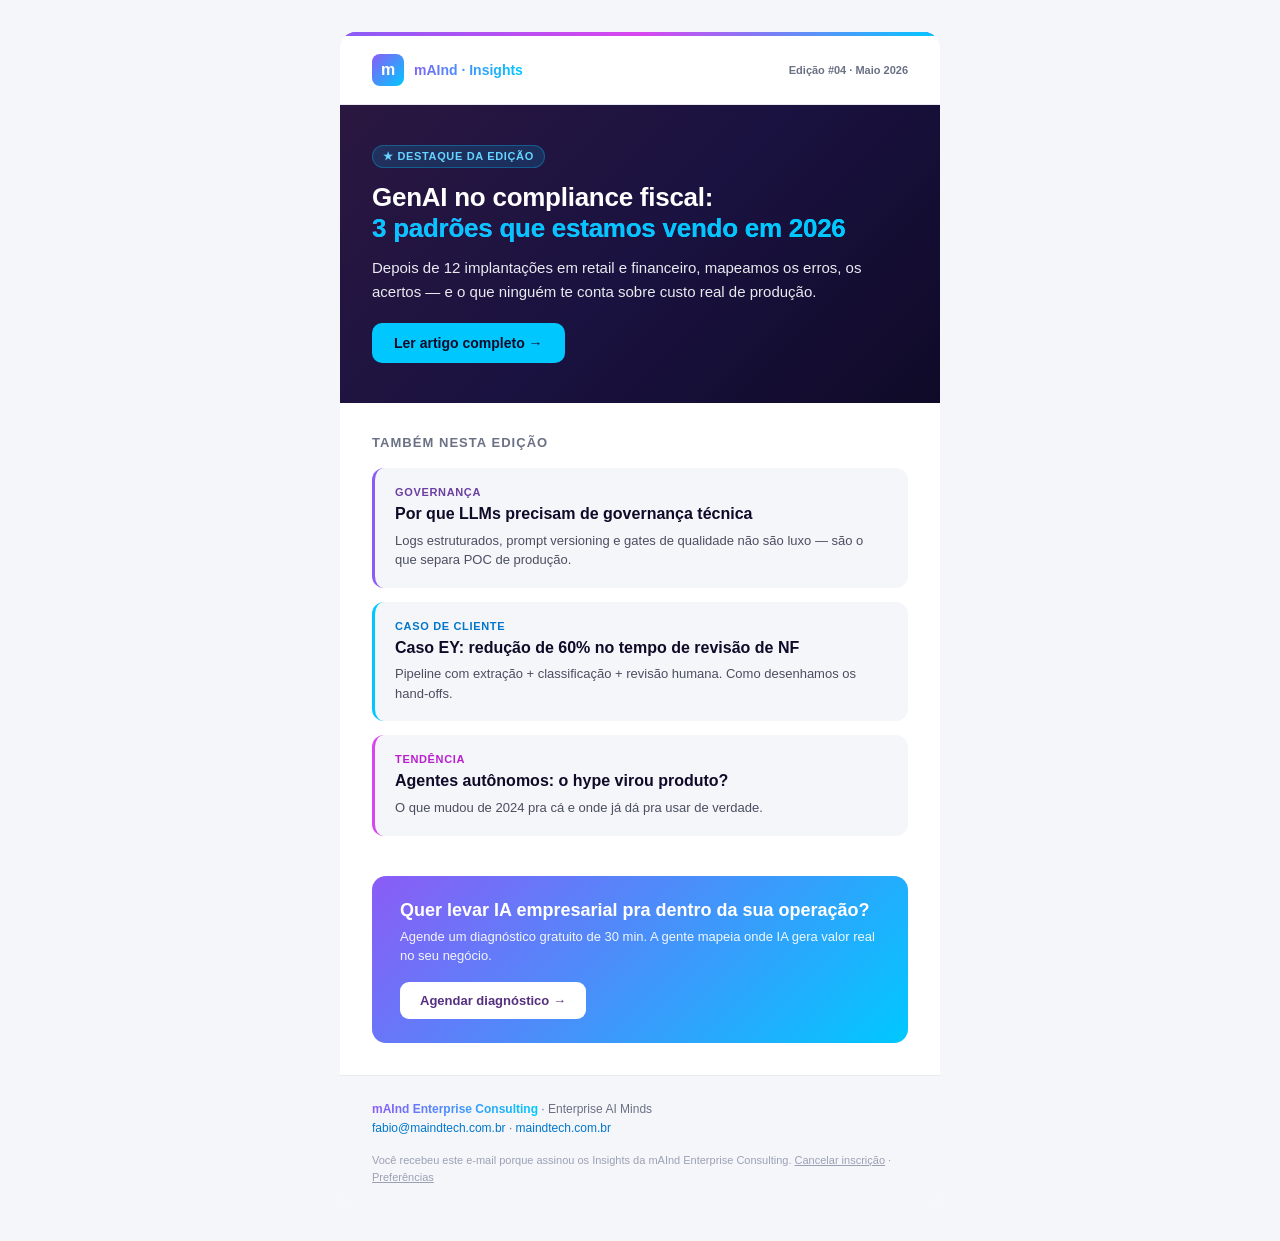
<file: design-system/email/newsletter-light.html>
<!doctype html>
<html lang="pt-BR">
<head>
  <meta charset="utf-8" />
  <meta name="viewport" content="width=device-width,initial-scale=1" />
  <meta name="color-scheme" content="light" />
  <meta name="supported-color-schemes" content="light" />
  <title>mAInd · Insights de IA empresarial #04</title>
</head>
<body style="margin:0; padding:0; background:#F5F6FA;">
<div style="display:none; max-height:0; overflow:hidden; mso-hide:all; font-size:1px; line-height:1px; color:#F5F6FA;">
  GenAI no compliance fiscal: 3 padrões que estamos vendo em 2026 — depois de 12 implantações
</div>

<table role="presentation" width="100%" cellpadding="0" cellspacing="0" border="0" style="background:#F5F6FA;">
  <tr>
    <td align="center" style="padding:32px 12px;">
      <table role="presentation" width="600" cellpadding="0" cellspacing="0" border="0" style="width:600px; max-width:100%; background:#FFFFFF; border-radius:16px; overflow:hidden; font-family:Arial,Helvetica,sans-serif;">

        <!-- Brand bar -->
        <tr>
          <td bgcolor="#8B5CF6" style="height:4px; line-height:4px; font-size:0; background:#8B5CF6; background-image:linear-gradient(90deg,#8B5CF6 0%,#D946EF 50%,#00C8FF 100%);">&nbsp;</td>
        </tr>

        <!-- Top bar with brand + edition -->
        <tr>
          <td style="padding:18px 32px; border-bottom:1px solid #E8EAF0;">
            <table role="presentation" width="100%" cellpadding="0" cellspacing="0" border="0">
              <tr>
                <td valign="middle">
                  <table role="presentation" cellpadding="0" cellspacing="0" border="0">
                    <tr>
                      <td width="32" height="32" align="center" valign="middle" bgcolor="#8B5CF6" style="background:#8B5CF6; background-image:linear-gradient(135deg,#8B5CF6 0%,#00C8FF 100%); border-radius:8px; color:#FFFFFF; font-size:16px; font-weight:800; line-height:32px;">m</td>
                      <td style="padding-left:10px; font-size:14px; font-weight:700; color:#100A28; background:linear-gradient(90deg,#8B5CF6 0%,#00C8FF 100%); -webkit-background-clip:text; background-clip:text; -webkit-text-fill-color:transparent;">mAInd · Insights</td>
                    </tr>
                  </table>
                </td>
                <td align="right" valign="middle" style="font-size:11px; color:#6B7185; font-weight:600;">
                  Edição #04 · Maio 2026
                </td>
              </tr>
            </table>
          </td>
        </tr>

        <!-- HERO -->
        <tr>
          <td bgcolor="#1A1240" style="background:#1A1240; background-image:linear-gradient(135deg,#2A1740 0%,#1A1240 50%,#100A28 100%); padding:40px 32px;">
            <div style="display:inline-block; padding:4px 10px; border-radius:999px; background:rgba(0,200,255,0.15); border:1px solid rgba(0,200,255,0.30); color:#66D4FF; font-size:11px; font-weight:700; letter-spacing:0.06em; text-transform:uppercase; margin-bottom:14px;">★ Destaque da edição</div>
            <h1 style="margin:0 0 12px; color:#FFFFFF; font-size:26px; line-height:1.2; font-weight:800; letter-spacing:-0.01em;">GenAI no compliance fiscal:<br/><span style="background:linear-gradient(135deg,#D946EF 0%,#00C8FF 100%); -webkit-background-clip:text; background-clip:text; color:#00C8FF;">3 padrões que estamos vendo em 2026</span></h1>
            <p style="margin:0 0 20px; color:#E8EAF0; font-size:15px; line-height:1.55;">Depois de 12 implantações em retail e financeiro, mapeamos os erros, os acertos — e o que ninguém te conta sobre custo real de produção.</p>

            <table role="presentation" cellpadding="0" cellspacing="0" border="0">
              <tr>
                <td bgcolor="#00C8FF" style="background:#00C8FF; border-radius:10px;">
                  <a href="https://maindtech.com.br/insights/04" style="display:inline-block; padding:12px 22px; font-family:Arial,Helvetica,sans-serif; font-size:14px; font-weight:700; color:#100A28; text-decoration:none;">Ler artigo completo →</a>
                </td>
              </tr>
            </table>
          </td>
        </tr>

        <!-- ARTICLES -->
        <tr>
          <td style="padding:32px 32px 8px;">
            <h2 style="margin:0 0 18px; font-size:13px; font-weight:700; color:#6B7185; text-transform:uppercase; letter-spacing:0.08em;">Também nesta edição</h2>

            <!-- Article 1 -->
            <table role="presentation" width="100%" cellpadding="0" cellspacing="0" border="0" style="margin-bottom:14px;">
              <tr>
                <td bgcolor="#F5F6FA" style="background:#F5F6FA; padding:18px 20px; border-radius:12px; border-left:3px solid #8B5CF6;">
                  <div style="font-size:11px; color:#6B3FA0; font-weight:700; text-transform:uppercase; letter-spacing:0.06em; margin-bottom:6px;">Governança</div>
                  <a href="https://maindtech.com.br/blog/llm-governance" style="display:block; font-size:16px; font-weight:700; color:#100A28; text-decoration:none; margin-bottom:6px; line-height:1.3;">Por que LLMs precisam de governança técnica</a>
                  <p style="margin:0; font-size:13px; color:#4A4F60; line-height:1.5;">Logs estruturados, prompt versioning e gates de qualidade não são luxo — são o que separa POC de produção.</p>
                </td>
              </tr>
            </table>

            <!-- Article 2 -->
            <table role="presentation" width="100%" cellpadding="0" cellspacing="0" border="0" style="margin-bottom:14px;">
              <tr>
                <td bgcolor="#F5F6FA" style="background:#F5F6FA; padding:18px 20px; border-radius:12px; border-left:3px solid #00C8FF;">
                  <div style="font-size:11px; color:#0077CC; font-weight:700; text-transform:uppercase; letter-spacing:0.06em; margin-bottom:6px;">Caso de cliente</div>
                  <a href="https://maindtech.com.br/blog/case-ey" style="display:block; font-size:16px; font-weight:700; color:#100A28; text-decoration:none; margin-bottom:6px; line-height:1.3;">Caso EY: redução de 60% no tempo de revisão de NF</a>
                  <p style="margin:0; font-size:13px; color:#4A4F60; line-height:1.5;">Pipeline com extração + classificação + revisão humana. Como desenhamos os hand-offs.</p>
                </td>
              </tr>
            </table>

            <!-- Article 3 -->
            <table role="presentation" width="100%" cellpadding="0" cellspacing="0" border="0" style="margin-bottom:8px;">
              <tr>
                <td bgcolor="#F5F6FA" style="background:#F5F6FA; padding:18px 20px; border-radius:12px; border-left:3px solid #D946EF;">
                  <div style="font-size:11px; color:#B91FCF; font-weight:700; text-transform:uppercase; letter-spacing:0.06em; margin-bottom:6px;">Tendência</div>
                  <a href="https://maindtech.com.br/blog/agentes-autonomos" style="display:block; font-size:16px; font-weight:700; color:#100A28; text-decoration:none; margin-bottom:6px; line-height:1.3;">Agentes autônomos: o hype virou produto?</a>
                  <p style="margin:0; font-size:13px; color:#4A4F60; line-height:1.5;">O que mudou de 2024 pra cá e onde já dá pra usar de verdade.</p>
                </td>
              </tr>
            </table>
          </td>
        </tr>

        <!-- CTA SECTION -->
        <tr>
          <td style="padding:24px 32px 32px;">
            <table role="presentation" width="100%" cellpadding="0" cellspacing="0" border="0">
              <tr>
                <td bgcolor="#8B5CF6" style="background:#8B5CF6; background-image:linear-gradient(135deg,#8B5CF6 0%,#00C8FF 100%); border-radius:14px; padding:24px 28px;">
                  <h3 style="margin:0 0 6px; color:#FFFFFF; font-size:18px; font-weight:700;">Quer levar IA empresarial pra dentro da sua operação?</h3>
                  <p style="margin:0 0 16px; color:rgba(255,255,255,0.92); font-size:13px; line-height:1.5;">Agende um diagnóstico gratuito de 30 min. A gente mapeia onde IA gera valor real no seu negócio.</p>
                  <table role="presentation" cellpadding="0" cellspacing="0" border="0">
                    <tr>
                      <td bgcolor="#FFFFFF" style="background:#FFFFFF; border-radius:9px;">
                        <a href="https://maindtech.com.br/agendar" style="display:inline-block; padding:11px 20px; font-family:Arial,Helvetica,sans-serif; font-size:13px; font-weight:700; color:#553080; text-decoration:none;">Agendar diagnóstico →</a>
                      </td>
                    </tr>
                  </table>
                </td>
              </tr>
            </table>
          </td>
        </tr>

        <!-- FOOTER -->
        <tr>
          <td bgcolor="#F5F6FA" style="background:#F5F6FA; padding:24px 32px; border-top:1px solid #E8EAF0;">
            <table role="presentation" width="100%" cellpadding="0" cellspacing="0" border="0">
              <tr>
                <td style="font-size:12px; color:#6B7185; line-height:1.6;">
                  <strong style="color:#100A28; background:linear-gradient(90deg,#8B5CF6 0%,#00C8FF 100%); -webkit-background-clip:text; background-clip:text; -webkit-text-fill-color:transparent;">mAInd Enterprise Consulting</strong> · Enterprise AI Minds<br/>
                  <a href="mailto:fabio@maindtech.com.br" style="color:#0077CC; text-decoration:none;">fabio@maindtech.com.br</a> ·
                  <a href="https://maindtech.com.br" style="color:#0077CC; text-decoration:none;">maindtech.com.br</a>
                </td>
              </tr>
              <tr>
                <td style="padding-top:14px; font-size:11px; color:#9BA1B5; line-height:1.5;">
                  Você recebeu este e-mail porque assinou os Insights da mAInd Enterprise Consulting.
                  <a href="https://maindtech.com.br/unsubscribe" style="color:#9BA1B5; text-decoration:underline;">Cancelar inscrição</a> ·
                  <a href="https://maindtech.com.br/preferencias" style="color:#9BA1B5; text-decoration:underline;">Preferências</a>
                </td>
              </tr>
            </table>
          </td>
        </tr>

      </table>
    </td>
  </tr>
</table>
</body>
</html>
</file>
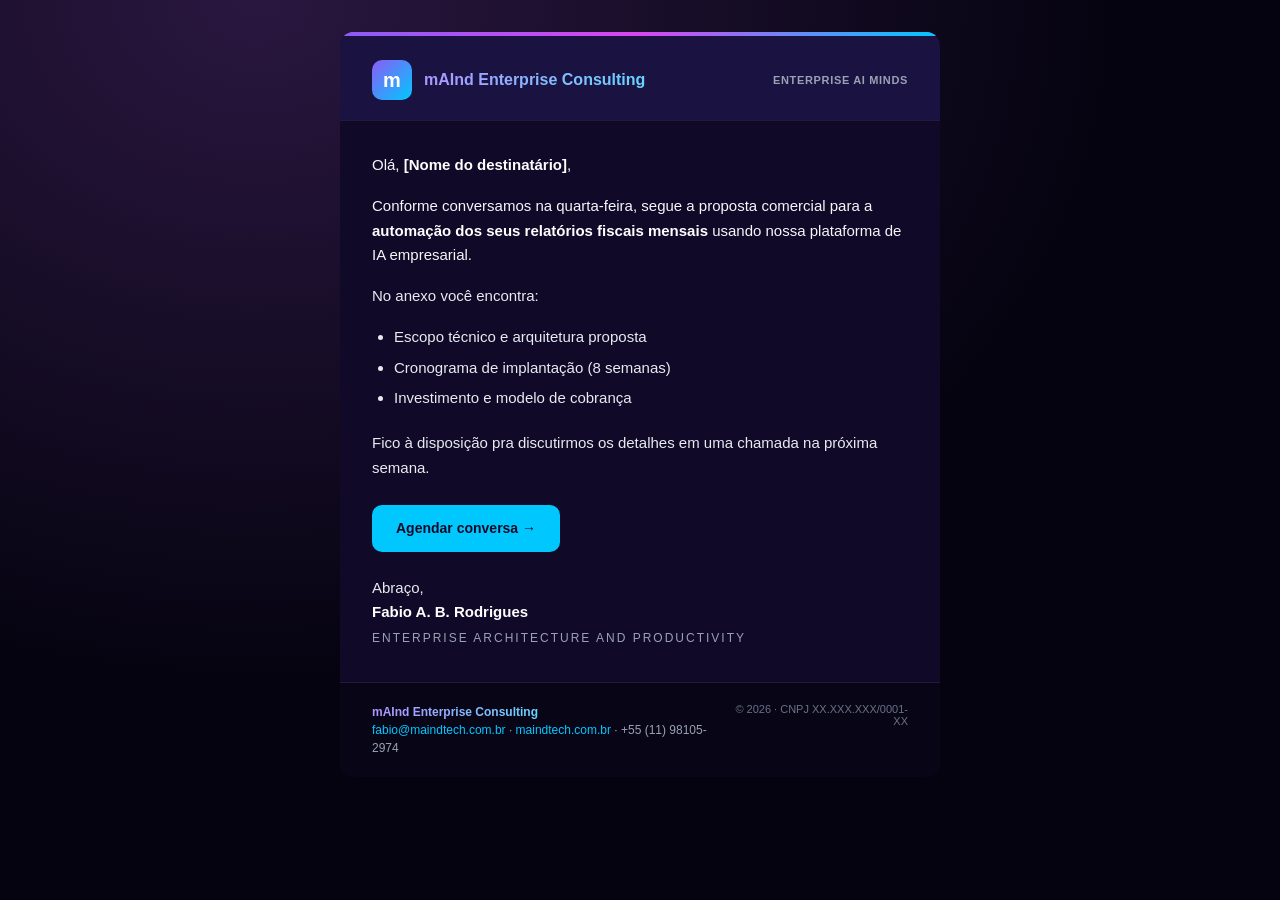
<file: design-system/email/wrapper-dark.html>
<!doctype html>
<html lang="pt-BR">
<head>
  <meta charset="utf-8" />
  <meta name="viewport" content="width=device-width,initial-scale=1" />
  <meta name="color-scheme" content="dark" />
  <meta name="supported-color-schemes" content="dark" />
  <title>Maind Tech — Wrapper (Dark)</title>
</head>
<body style="margin:0; padding:0; background:#050310;">
<!-- Preheader (hidden) -->
<div style="display:none; max-height:0; overflow:hidden; mso-hide:all; font-size:1px; line-height:1px; color:#050310;">
  Proposta comercial — Automação de relatórios fiscais
</div>

<table role="presentation" width="100%" cellpadding="0" cellspacing="0" border="0" bgcolor="#050310" style="background:#050310; background-image:radial-gradient(ellipse at 20% 0%, #2A1740 0%, #050310 60%);">
  <tr>
    <td align="center" style="padding:32px 12px;">
      <!-- ============ MAIN TABLE ============ -->
      <table role="presentation" width="600" cellpadding="0" cellspacing="0" border="0" bgcolor="#100A28" style="width:600px; max-width:100%; background:#100A28; border-radius:14px; overflow:hidden; font-family:Arial,Helvetica,sans-serif;">

        <!-- Brand bar -->
        <tr>
          <td bgcolor="#8B5CF6" style="height:4px; line-height:4px; font-size:0; background:#8B5CF6; background-image:linear-gradient(90deg,#8B5CF6 0%,#D946EF 50%,#00C8FF 100%);">&nbsp;</td>
        </tr>

        <!-- Header -->
        <tr>
          <td bgcolor="#1A1240" style="background:#1A1240; padding:24px 32px 20px; border-bottom:1px solid #2A1740;">
            <table role="presentation" width="100%" cellpadding="0" cellspacing="0" border="0">
              <tr>
                <td valign="middle">
                  <table role="presentation" cellpadding="0" cellspacing="0" border="0">
                    <tr>
                      <td width="40" height="40" align="center" valign="middle" bgcolor="#8B5CF6" style="background:#8B5CF6; background-image:linear-gradient(135deg,#8B5CF6 0%,#00C8FF 100%); border-radius:10px; color:#FFFFFF; font-size:20px; font-weight:800; font-family:Arial,Helvetica,sans-serif; line-height:40px;">m</td>
                      <td style="padding-left:12px; font-size:16px; font-weight:700; color:#FFFFFF; background:linear-gradient(90deg,#B093FF 0%,#66D4FF 100%); -webkit-background-clip:text; background-clip:text; -webkit-text-fill-color:transparent;">mAInd Enterprise Consulting</td>
                    </tr>
                  </table>
                </td>
                <td align="right" valign="middle" style="font-size:11px; color:#9BA1B5; text-transform:uppercase; letter-spacing:0.06em; font-weight:600;">
                  Enterprise AI Minds
                </td>
              </tr>
            </table>
          </td>
        </tr>

        <!-- Body -->
        <tr>
          <td bgcolor="#100A28" style="background:#100A28; padding:32px; color:#F5F6FA; font-size:15px; line-height:1.65;">

            <p style="margin:0 0 16px;">Olá, <strong style="color:#FFFFFF;">[Nome do destinatário]</strong>,</p>

            <p style="margin:0 0 16px;">Conforme conversamos na quarta-feira, segue a proposta comercial para a <strong style="color:#FFFFFF;">automação dos seus relatórios fiscais mensais</strong> usando nossa plataforma de IA empresarial.</p>

            <p style="margin:0 0 16px; color:#E8EAF0;">No anexo você encontra:</p>
            <ul style="margin:0 0 20px; padding-left:22px; color:#E8EAF0;">
              <li style="margin-bottom:6px;">Escopo técnico e arquitetura proposta</li>
              <li style="margin-bottom:6px;">Cronograma de implantação (8 semanas)</li>
              <li style="margin-bottom:6px;">Investimento e modelo de cobrança</li>
            </ul>

            <p style="margin:0 0 24px; color:#E8EAF0;">Fico à disposição pra discutirmos os detalhes em uma chamada na próxima semana.</p>

            <!-- CTA -->
            <table role="presentation" cellpadding="0" cellspacing="0" border="0" style="margin:0 0 24px;">
              <tr>
                <td bgcolor="#00C8FF" style="background:#00C8FF; border-radius:10px;">
                  <a href="https://maindtech.com.br/agendar" style="display:inline-block; padding:12px 24px; font-family:Arial,Helvetica,sans-serif; font-size:14px; font-weight:700; color:#100A28; text-decoration:none;">Agendar conversa →</a>
                </td>
              </tr>
            </table>

            <p style="margin:0; color:#E8EAF0;">Abraço,<br/><strong style="color:#FFFFFF;">Fabio A. B. Rodrigues</strong><br/><span style="font-size:12px; color:#9BA1B5; letter-spacing:2px; text-transform:uppercase;">Enterprise Architecture and Productivity</span></p>
          </td>
        </tr>

        <!-- Footer -->
        <tr>
          <td bgcolor="#080517" style="background:#080517; padding:20px 32px; border-top:1px solid #2A1740;">
            <table role="presentation" width="100%" cellpadding="0" cellspacing="0" border="0">
              <tr>
                <td valign="top" style="font-size:12px; color:#9BA1B5; line-height:1.5;">
                  <strong style="color:#FFFFFF; background:linear-gradient(90deg,#B093FF 0%,#66D4FF 100%); -webkit-background-clip:text; background-clip:text; -webkit-text-fill-color:transparent;">mAInd Enterprise Consulting</strong><br/>
                  <a href="mailto:fabio@maindtech.com.br" style="color:#00C8FF; text-decoration:none;">fabio@maindtech.com.br</a> ·
                  <a href="https://maindtech.com.br" style="color:#00C8FF; text-decoration:none;">maindtech.com.br</a> ·
                  +55 (11) 98105-2974
                </td>
                <td align="right" valign="top" style="font-size:11px; color:#6B7185;">
                  © 2026 · CNPJ XX.XXX.XXX/0001-XX
                </td>
              </tr>
            </table>
          </td>
        </tr>

      </table>
    </td>
  </tr>
</table>
</body>
</html>
</file>
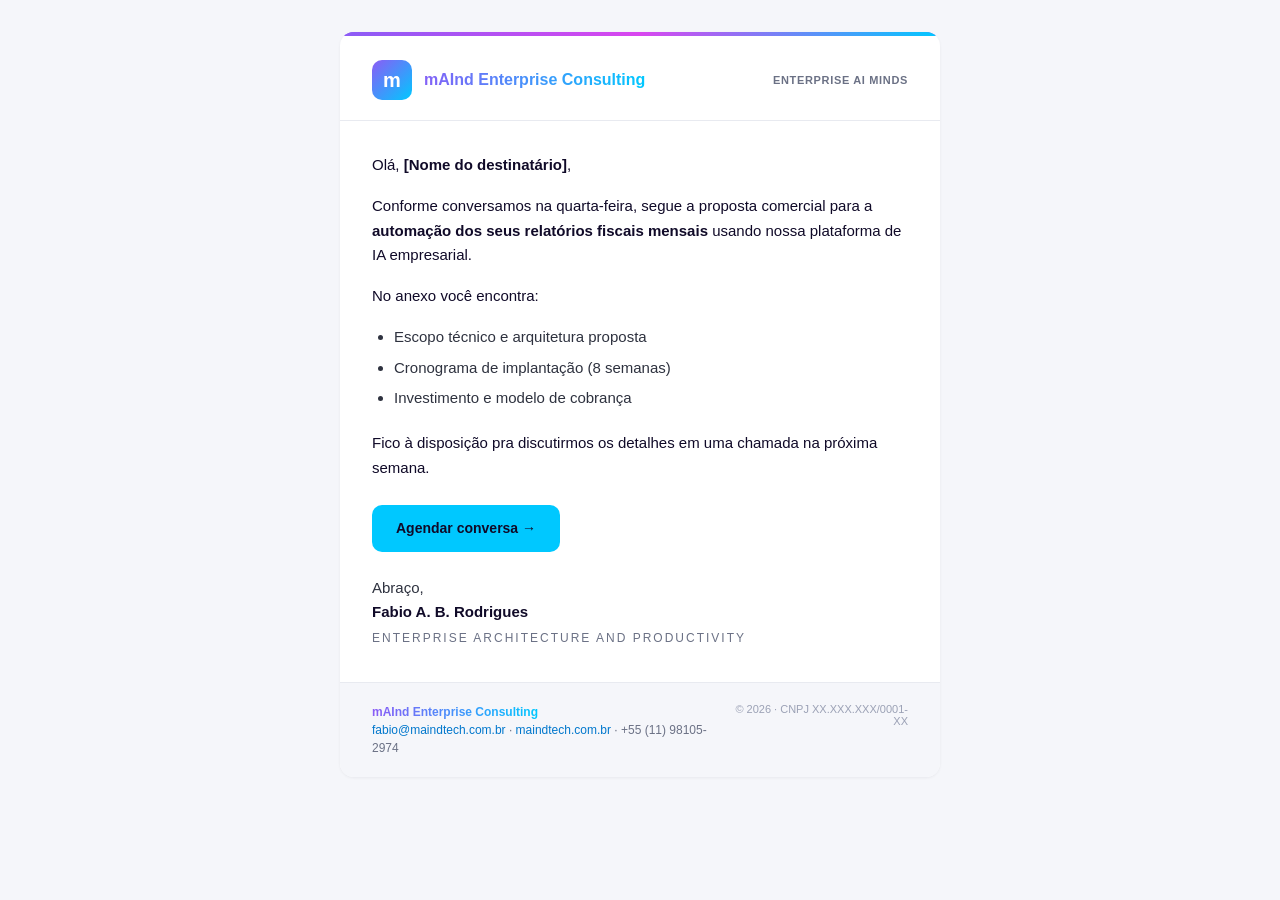
<file: design-system/email/wrapper-light.html>
<!doctype html>
<html lang="pt-BR">
<head>
  <meta charset="utf-8" />
  <meta name="viewport" content="width=device-width,initial-scale=1" />
  <meta name="color-scheme" content="light" />
  <meta name="supported-color-schemes" content="light" />
  <title>Maind Tech — Wrapper (Light)</title>
</head>
<body style="margin:0; padding:0; background:#F5F6FA;">
<!-- Preheader (hidden) -->
<div style="display:none; max-height:0; overflow:hidden; mso-hide:all; font-size:1px; line-height:1px; color:#F5F6FA;">
  Proposta comercial — Automação de relatórios fiscais
</div>

<table role="presentation" width="100%" cellpadding="0" cellspacing="0" border="0" style="background:#F5F6FA;">
  <tr>
    <td align="center" style="padding:32px 12px;">
      <!-- ============ MAIN TABLE ============ -->
      <table role="presentation" width="600" cellpadding="0" cellspacing="0" border="0" style="width:600px; max-width:100%; background:#FFFFFF; border-radius:14px; overflow:hidden; font-family:Arial,Helvetica,sans-serif; box-shadow:0 1px 3px rgba(16,10,40,0.06);">

        <!-- Brand bar -->
        <tr>
          <td bgcolor="#8B5CF6" style="height:4px; line-height:4px; font-size:0; background:#8B5CF6; background-image:linear-gradient(90deg,#8B5CF6 0%,#D946EF 50%,#00C8FF 100%);">&nbsp;</td>
        </tr>

        <!-- Header -->
        <tr>
          <td style="padding:24px 32px 20px; border-bottom:1px solid #E8EAF0;">
            <table role="presentation" width="100%" cellpadding="0" cellspacing="0" border="0">
              <tr>
                <td valign="middle">
                  <table role="presentation" cellpadding="0" cellspacing="0" border="0">
                    <tr>
                      <td width="40" height="40" align="center" valign="middle" bgcolor="#8B5CF6" style="background:#8B5CF6; background-image:linear-gradient(135deg,#8B5CF6 0%,#00C8FF 100%); border-radius:10px; color:#FFFFFF; font-size:20px; font-weight:800; font-family:Arial,Helvetica,sans-serif; line-height:40px;">m</td>
                      <td style="padding-left:12px; font-size:16px; font-weight:700; color:#100A28; background:linear-gradient(90deg,#8B5CF6 0%,#00C8FF 100%); -webkit-background-clip:text; background-clip:text; -webkit-text-fill-color:transparent;">mAInd Enterprise Consulting</td>
                    </tr>
                  </table>
                </td>
                <td align="right" valign="middle" style="font-size:11px; color:#6B7185; text-transform:uppercase; letter-spacing:0.06em; font-weight:600;">
                  Enterprise AI Minds
                </td>
              </tr>
            </table>
          </td>
        </tr>

        <!-- Body (free content area) -->
        <tr>
          <td style="padding:32px; color:#100A28; font-size:15px; line-height:1.65;">

            <p style="margin:0 0 16px;">Olá, <strong>[Nome do destinatário]</strong>,</p>

            <p style="margin:0 0 16px;">Conforme conversamos na quarta-feira, segue a proposta comercial para a <strong>automação dos seus relatórios fiscais mensais</strong> usando nossa plataforma de IA empresarial.</p>

            <p style="margin:0 0 16px;">No anexo você encontra:</p>
            <ul style="margin:0 0 20px; padding-left:22px; color:#2E323F;">
              <li style="margin-bottom:6px;">Escopo técnico e arquitetura proposta</li>
              <li style="margin-bottom:6px;">Cronograma de implantação (8 semanas)</li>
              <li style="margin-bottom:6px;">Investimento e modelo de cobrança</li>
            </ul>

            <p style="margin:0 0 24px;">Fico à disposição pra discutirmos os detalhes em uma chamada na próxima semana.</p>

            <!-- CTA -->
            <table role="presentation" cellpadding="0" cellspacing="0" border="0" style="margin:0 0 24px;">
              <tr>
                <td bgcolor="#00C8FF" style="background:#00C8FF; border-radius:10px;">
                  <a href="https://maindtech.com.br/agendar" style="display:inline-block; padding:12px 24px; font-family:Arial,Helvetica,sans-serif; font-size:14px; font-weight:700; color:#100A28; text-decoration:none;">Agendar conversa →</a>
                </td>
              </tr>
            </table>

            <p style="margin:0; color:#2E323F;">Abraço,<br/><strong style="color:#100A28;">Fabio A. B. Rodrigues</strong><br/><span style="font-size:12px; color:#6B7185; letter-spacing:2px; text-transform:uppercase;">Enterprise Architecture and Productivity</span></p>
          </td>
        </tr>

        <!-- Footer -->
        <tr>
          <td bgcolor="#F5F6FA" style="background:#F5F6FA; padding:20px 32px; border-top:1px solid #E8EAF0;">
            <table role="presentation" width="100%" cellpadding="0" cellspacing="0" border="0">
              <tr>
                <td valign="top" style="font-size:12px; color:#6B7185; line-height:1.5;">
                  <strong style="color:#100A28; background:linear-gradient(90deg,#8B5CF6 0%,#00C8FF 100%); -webkit-background-clip:text; background-clip:text; -webkit-text-fill-color:transparent;">mAInd Enterprise Consulting</strong><br/>
                  <a href="mailto:fabio@maindtech.com.br" style="color:#0077CC; text-decoration:none;">fabio@maindtech.com.br</a> ·
                  <a href="https://maindtech.com.br" style="color:#0077CC; text-decoration:none;">maindtech.com.br</a> ·
                  +55 (11) 98105-2974
                </td>
                <td align="right" valign="top" style="font-size:11px; color:#9BA1B5;">
                  © 2026 · CNPJ XX.XXX.XXX/0001-XX
                </td>
              </tr>
            </table>
          </td>
        </tr>

      </table>
    </td>
  </tr>
</table>
</body>
</html>
</file>
<file: design-system/company-theme/palette.css>
/* =============================================================
   Maind Tech — Color Palette v1.1 (light + dark)
   Variables extracted from brand reference (Robo3.png)

   Usage:
     - Default theme is LIGHT (defined on :root)
     - For dark, set: <html data-theme="dark">
     - Auto via OS preference also wired (prefers-color-scheme)
   ============================================================= */

/* -------------------------------------------------------------
   1) BRAND PRIMITIVES — never reference these directly in product
      code; use the semantic tokens below.
   ------------------------------------------------------------- */
:root {
  /* ---------- Cyan (primary) ---------- */
  --maind-cyan-50:  #E5F8FF;
  --maind-cyan-100: #CCF1FF;
  --maind-cyan-200: #99E3FF;
  --maind-cyan-300: #66D4FF;
  --maind-cyan-400: #33C6FF;
  --maind-cyan-500: #00C8FF;  /* base — Electric Cyan */
  --maind-cyan-600: #1E9CFF;
  --maind-cyan-700: #0077CC;
  --maind-cyan-800: #005C99;
  --maind-cyan-900: #003D66;

  /* ---------- Violet (secondary) ---------- */
  --maind-violet-50:  #F3EEFF;
  --maind-violet-100: #E5DBFF;
  --maind-violet-200: #CBB7FF;
  --maind-violet-300: #B093FF;
  --maind-violet-400: #9670EE;
  --maind-violet-500: #8B5CF6;  /* base — Royal Violet */
  --maind-violet-600: #6B3FA0;
  --maind-violet-700: #553080;
  --maind-violet-800: #3F2360;
  --maind-violet-900: #2A1740;

  /* ---------- Magenta (accent) ---------- */
  --maind-magenta-50:  #FDF0FF;
  --maind-magenta-100: #FBE0FF;
  --maind-magenta-200: #F7C2FF;
  --maind-magenta-300: #F0A0FA;
  --maind-magenta-400: #E879F9;
  --maind-magenta-500: #D946EF;  /* base — Neon Magenta */
  --maind-magenta-600: #B91FCF;
  --maind-magenta-700: #8E1AA0;
  --maind-magenta-800: #661274;
  --maind-magenta-900: #3F0A48;

  /* ---------- Indigo (deep background) ---------- */
  --maind-indigo-50:  #ECEAF5;
  --maind-indigo-100: #D4D0E8;
  --maind-indigo-200: #A9A1D1;
  --maind-indigo-300: #7E72BA;
  --maind-indigo-400: #5343A3;
  --maind-indigo-500: #2A1B4E;
  --maind-indigo-600: #1F1339;
  --maind-indigo-700: #1A1240;  /* deep background */
  --maind-indigo-800: #100A28;
  --maind-indigo-900: #080517;

  /* ---------- Neutral (cloud → obsidian) ---------- */
  --maind-neutral-0:   #FFFFFF;
  --maind-neutral-50:  #F5F6FA;
  --maind-neutral-100: #E8EAF0;
  --maind-neutral-200: #D1D5E0;
  --maind-neutral-300: #9BA1B5;
  --maind-neutral-400: #6B7185;
  --maind-neutral-500: #4A4F60;
  --maind-neutral-600: #2E323F;
  --maind-neutral-700: #1A1F2E;
  --maind-neutral-800: #0A0E1A;  /* Obsidian */
  --maind-neutral-900: #000000;

  --maind-blush-500: #FFA8C5;

  /* ---------- Signature gradients (theme-agnostic) ---------- */
  --maind-gradient-brand:   linear-gradient(135deg, #8B5CF6 0%, #00C8FF 100%);
  --maind-gradient-neon:    linear-gradient(135deg, #D946EF 0%, #00C8FF 100%);
  --maind-gradient-ambient-dark:  linear-gradient(135deg, #2A1740 0%, #1A1240 50%, #0A0E1A 100%);
  --maind-gradient-ambient-light: linear-gradient(135deg, #F3EEFF 0%, #FFFFFF 50%, #E5F8FF 100%);
  --maind-gradient-halo:    radial-gradient(circle at 30% 30%, #8B5CF6 0%, #1A1240 60%, #080517 100%);
}

/* -------------------------------------------------------------
   2) LIGHT THEME — default on :root
   ------------------------------------------------------------- */
:root,
:root[data-theme="light"] {
  /* backgrounds */
  --maind-bg-primary:    #FFFFFF;
  --maind-bg-secondary:  var(--maind-neutral-50);
  --maind-bg-elevated:   #FFFFFF;

  /* surfaces */
  --maind-surface:          #FFFFFF;
  --maind-surface-raised:   var(--maind-neutral-50);
  --maind-surface-inverted: var(--maind-indigo-700);

  /* text */
  --maind-text-primary:   var(--maind-indigo-800);
  --maind-text-secondary: var(--maind-neutral-600);
  --maind-text-muted:     var(--maind-neutral-400);
  --maind-text-inverted:  var(--maind-neutral-50);
  --maind-text-accent:    var(--maind-cyan-700);   /* AA on white */
  --maind-text-on-brand:  var(--maind-indigo-800); /* text over cyan/violet/magenta */

  /* borders */
  --maind-border-subtle:  var(--maind-neutral-100);
  --maind-border-default: var(--maind-neutral-200);
  --maind-border-strong:  var(--maind-cyan-600);

  /* actions */
  --maind-action-primary:         var(--maind-cyan-500);
  --maind-action-primary-hover:   var(--maind-cyan-600);
  --maind-action-primary-text:    var(--maind-indigo-800);
  --maind-action-secondary:       var(--maind-violet-500);
  --maind-action-secondary-hover: var(--maind-violet-600);
  --maind-action-secondary-text:  #FFFFFF;
  --maind-action-accent:          var(--maind-magenta-500);
  --maind-action-accent-hover:    var(--maind-magenta-600);
  --maind-action-accent-text:     #FFFFFF;

  /* tinted surfaces (badges, alerts) */
  --maind-tint-cyan-bg:    rgba(0,200,255,0.10);
  --maind-tint-cyan-fg:    var(--maind-cyan-700);
  --maind-tint-cyan-bd:    rgba(0,200,255,0.30);
  --maind-tint-violet-bg:  rgba(139,92,246,0.10);
  --maind-tint-violet-fg:  var(--maind-violet-600);
  --maind-tint-violet-bd:  rgba(139,92,246,0.25);
  --maind-tint-magenta-bg: rgba(217,70,239,0.10);
  --maind-tint-magenta-fg: var(--maind-magenta-600);
  --maind-tint-magenta-bd: rgba(217,70,239,0.25);

  /* glow / shadow */
  --maind-glow-cyan:    0 6px 20px rgba(0,200,255,0.25);
  --maind-glow-violet:  0 6px 22px rgba(139,92,246,0.25);
  --maind-glow-magenta: 0 6px 22px rgba(217,70,239,0.25);
  --maind-shadow-card:  0 1px 2px rgba(16,10,40,0.04), 0 4px 16px rgba(16,10,40,0.06);

  /* page background composition */
  --maind-page-bg:
    radial-gradient(ellipse at 15% 0%, rgba(139,92,246,0.08) 0%, transparent 55%),
    radial-gradient(ellipse at 85% 10%, rgba(0,200,255,0.07) 0%, transparent 55%),
    var(--maind-bg-primary);

  --maind-gradient-ambient: var(--maind-gradient-ambient-light);

  color-scheme: light;
}

/* -------------------------------------------------------------
   3) DARK THEME
   ------------------------------------------------------------- */
:root[data-theme="dark"] {
  /* backgrounds — deeper hierarchy (900 → 800 → 700) */
  --maind-bg-primary:    var(--maind-indigo-900);
  --maind-bg-secondary:  var(--maind-indigo-700);
  --maind-bg-elevated:   var(--maind-indigo-800);

  /* surfaces */
  --maind-surface:          var(--maind-indigo-800);
  --maind-surface-raised:   var(--maind-violet-900);
  --maind-surface-inverted: var(--maind-neutral-50);

  /* text */
  --maind-text-primary:   var(--maind-neutral-50);
  --maind-text-secondary: var(--maind-neutral-200);
  --maind-text-muted:     var(--maind-neutral-300);
  --maind-text-inverted:  var(--maind-indigo-800);
  --maind-text-accent:    var(--maind-cyan-500);
  --maind-text-on-brand:  var(--maind-indigo-800);

  /* borders — slightly deeper to match darker bg */
  --maind-border-subtle:  var(--maind-violet-900);
  --maind-border-default: var(--maind-violet-800);
  --maind-border-strong:  var(--maind-cyan-500);

  /* actions */
  --maind-action-primary:         var(--maind-cyan-500);
  --maind-action-primary-hover:   var(--maind-cyan-400);
  --maind-action-primary-text:    var(--maind-indigo-800);
  --maind-action-secondary:       var(--maind-violet-500);
  --maind-action-secondary-hover: var(--maind-violet-400);
  --maind-action-secondary-text:  #FFFFFF;
  --maind-action-accent:          var(--maind-magenta-500);
  --maind-action-accent-hover:    var(--maind-magenta-400);
  --maind-action-accent-text:     #FFFFFF;

  /* tinted surfaces */
  --maind-tint-cyan-bg:    rgba(0,200,255,0.15);
  --maind-tint-cyan-fg:    var(--maind-cyan-300);
  --maind-tint-cyan-bd:    rgba(0,200,255,0.30);
  --maind-tint-violet-bg:  rgba(139,92,246,0.18);
  --maind-tint-violet-fg:  var(--maind-violet-300);
  --maind-tint-violet-bd:  rgba(139,92,246,0.35);
  --maind-tint-magenta-bg: rgba(217,70,239,0.15);
  --maind-tint-magenta-fg: var(--maind-magenta-300);
  --maind-tint-magenta-bd: rgba(217,70,239,0.30);

  /* glow / shadow (more intense in deeper dark) */
  --maind-glow-cyan:    0 0 28px rgba(0,200,255,0.60);
  --maind-glow-violet:  0 0 36px rgba(139,92,246,0.55);
  --maind-glow-magenta: 0 0 32px rgba(217,70,239,0.55);
  --maind-shadow-card:  0 2px 4px rgba(0,0,0,0.40), 0 16px 48px rgba(0,0,0,0.50);

  /* page background composition — deeper */
  --maind-page-bg:
    radial-gradient(ellipse at 15% 0%,  rgba(139,92,246,0.28) 0%, transparent 55%),
    radial-gradient(ellipse at 85% 10%, rgba(217,70,239,0.16) 0%, transparent 50%),
    radial-gradient(ellipse at 50% 100%, rgba(0,200,255,0.10) 0%, transparent 60%),
    var(--maind-bg-primary);

  --maind-gradient-ambient: var(--maind-gradient-ambient-dark);

  color-scheme: dark;
}

/* -------------------------------------------------------------
   4) AUTO — follow OS preference when no explicit data-theme
   ------------------------------------------------------------- */
@media (prefers-color-scheme: dark) {
  :root:not([data-theme]) {
    --maind-bg-primary:    #080517;
    --maind-bg-secondary:  #1A1240;
    --maind-bg-elevated:   #100A28;
    --maind-surface:          #100A28;
    --maind-surface-raised:   #2A1740;
    --maind-surface-inverted: #F5F6FA;
    --maind-text-primary:   #F5F6FA;
    --maind-text-secondary: #E8EAF0;
    --maind-text-muted:     #9BA1B5;
    --maind-text-inverted:  #100A28;
    --maind-text-accent:    #00C8FF;
    --maind-text-on-brand:  #100A28;
    --maind-border-subtle:  #2A1740;
    --maind-border-default: #3F2360;
    --maind-border-strong:  #00C8FF;
    --maind-action-primary:         #00C8FF;
    --maind-action-primary-hover:   #33C6FF;
    --maind-action-primary-text:    #100A28;
    --maind-action-secondary:       #8B5CF6;
    --maind-action-secondary-hover: #9670EE;
    --maind-action-secondary-text:  #FFFFFF;
    --maind-action-accent:          #D946EF;
    --maind-action-accent-hover:    #E879F9;
    --maind-action-accent-text:     #FFFFFF;
    --maind-tint-cyan-bg: rgba(0,200,255,0.15);    --maind-tint-cyan-fg: #66D4FF;     --maind-tint-cyan-bd: rgba(0,200,255,0.30);
    --maind-tint-violet-bg: rgba(139,92,246,0.18); --maind-tint-violet-fg: #B093FF;   --maind-tint-violet-bd: rgba(139,92,246,0.35);
    --maind-tint-magenta-bg: rgba(217,70,239,0.15);--maind-tint-magenta-fg: #F0A0FA;  --maind-tint-magenta-bd: rgba(217,70,239,0.30);
    --maind-glow-cyan:    0 0 28px rgba(0,200,255,0.60);
    --maind-glow-violet:  0 0 36px rgba(139,92,246,0.55);
    --maind-glow-magenta: 0 0 32px rgba(217,70,239,0.55);
    --maind-shadow-card:  0 2px 4px rgba(0,0,0,0.40), 0 16px 48px rgba(0,0,0,0.50);
    --maind-page-bg:
      radial-gradient(ellipse at 15% 0%,  rgba(139,92,246,0.28) 0%, transparent 55%),
      radial-gradient(ellipse at 85% 10%, rgba(217,70,239,0.16) 0%, transparent 50%),
      radial-gradient(ellipse at 50% 100%, rgba(0,200,255,0.10) 0%, transparent 60%),
      var(--maind-bg-primary);
    --maind-gradient-ambient: var(--maind-gradient-ambient-dark);
    color-scheme: dark;
  }
}
</file>
